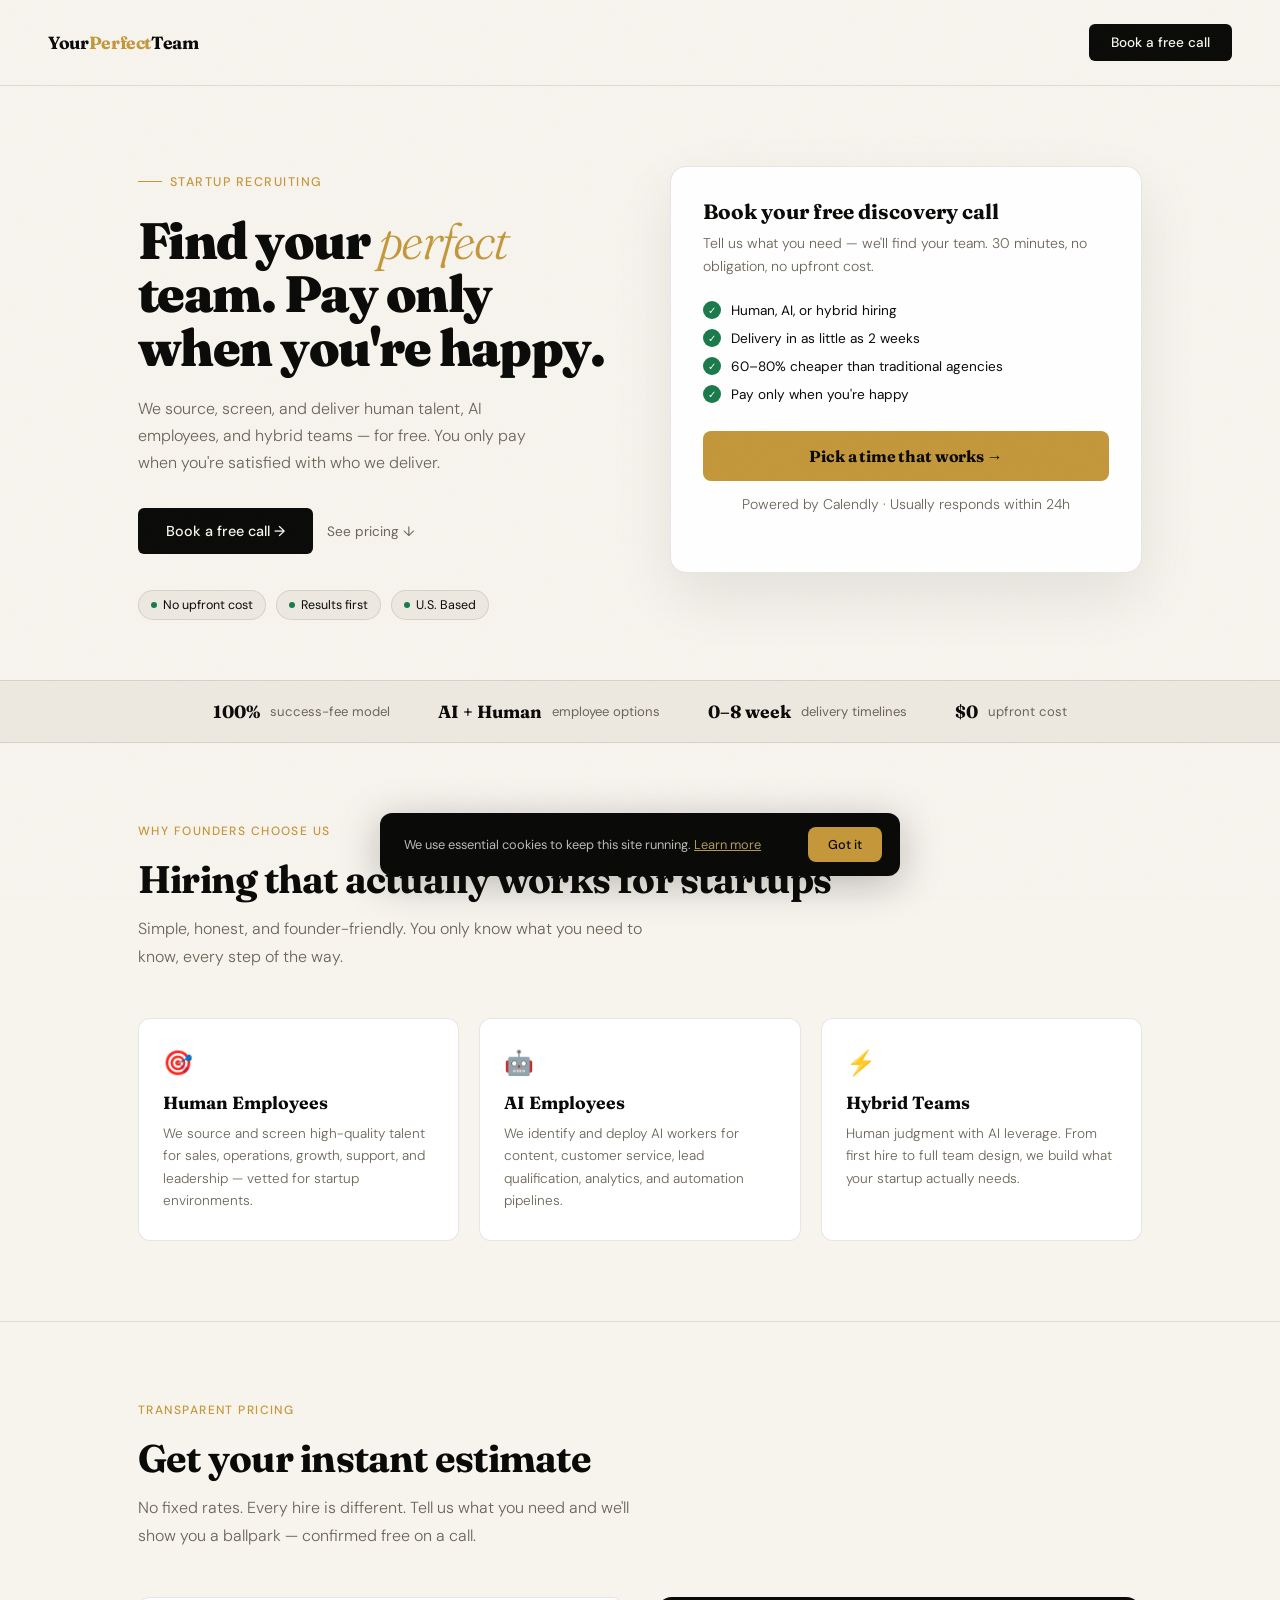
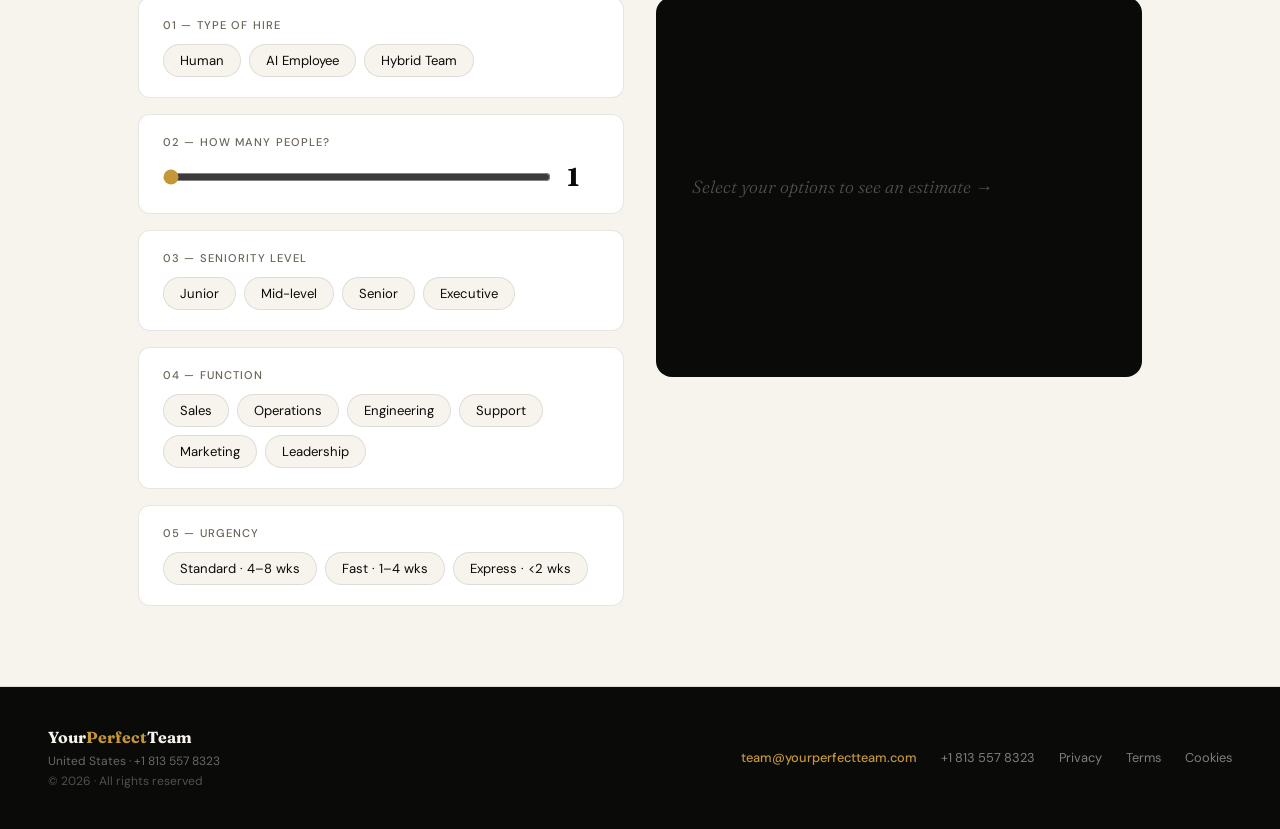
<file: index.html>
<!DOCTYPE html>
<html lang="en">
<head>
  <meta charset="UTF-8" />
  <meta name="viewport" content="width=device-width, initial-scale=1.0" />
  <title>Your Perfect Team</title>
  <link rel="icon" type="image/svg+xml" href="data:image/svg+xml,<svg xmlns='http://www.w3.org/2000/svg' viewBox='0 0 64 64'><rect width='64' height='64' rx='12' fill='%230a0a08'/><text x='50%25' y='54%25' dominant-baseline='middle' text-anchor='middle' font-family='Georgia,serif' font-weight='700' font-size='18' fill='%23c4973a'>YPT</text></svg>" />
  <link rel="preconnect" href="https://fonts.googleapis.com" />
  <link href="https://fonts.googleapis.com/css2?family=Fraunces:ital,opsz,wght@0,9..144,300;0,9..144,700;0,9..144,900;1,9..144,300&family=DM+Sans:wght@300;400;500&display=swap" rel="stylesheet" />
  <link href="https://assets.calendly.com/assets/external/widget.css" rel="stylesheet" />
  <script src="https://assets.calendly.com/assets/external/widget.js"></script>
  <style>
    *, *::before, *::after { box-sizing: border-box; margin: 0; padding: 0; }
    :root {
      --ink: #0a0a08; --paper: #f7f4ee; --cream: #ede9e0;
      --gold: #c4973a; --gold-light: #e8c97a; --muted: #6b6558;
      --border: rgba(10,10,8,0.1); --card: #ffffff; --green: #1a7a4a;
    }
    html { scroll-behavior: smooth; }
    body { font-family: 'DM Sans', sans-serif; background: var(--paper); color: var(--ink); min-height: 100vh; overflow-x: hidden; }
    body::before { content: ''; position: fixed; inset: 0; background-image: url("data:image/svg+xml,%3Csvg xmlns='http://www.w3.org/2000/svg' width='300' height='300'%3E%3Cfilter id='n'%3E%3CfeTurbulence type='fractalNoise' baseFrequency='0.75' numOctaves='4' stitchTiles='stitch'/%3E%3C/filter%3E%3Crect width='300' height='300' filter='url(%23n)' opacity='0.04'/%3E%3C/svg%3E"); pointer-events: none; z-index: 9998; opacity: 0.6; }

    /* NAV */
    nav { display: flex; justify-content: space-between; align-items: center; padding: 24px 48px; border-bottom: 1px solid var(--border); background: var(--paper); position: sticky; top: 0; z-index: 100; }
    .nav-logo { font-family: 'Fraunces', serif; font-size: 1.1rem; font-weight: 700; letter-spacing: -0.02em; color: var(--ink); text-decoration: none; }
    .nav-logo span { color: var(--gold); }
    .nav-cta { background: var(--ink); color: var(--paper); padding: 10px 22px; border-radius: 6px; font-size: 0.85rem; font-weight: 500; text-decoration: none; transition: background 0.2s, transform 0.15s; cursor: pointer; border: none; font-family: 'DM Sans', sans-serif; }
    .nav-cta:hover { background: var(--gold); color: var(--ink); }

    /* HERO */
    .hero { max-width: 1100px; margin: 0 auto; padding: 80px 48px 60px; display: grid; grid-template-columns: 1fr 1fr; gap: 60px; align-items: start; }
    .hero-eyebrow { display: inline-flex; align-items: center; gap: 8px; font-size: 0.78rem; font-weight: 500; text-transform: uppercase; letter-spacing: 0.12em; color: var(--gold); margin-bottom: 24px; }
    .hero-eyebrow::before { content: ''; display: block; width: 24px; height: 1px; background: var(--gold); }
    .hero h1 { font-family: 'Fraunces', serif; font-size: clamp(2.4rem, 4vw, 3.6rem); font-weight: 900; line-height: 1.05; letter-spacing: -0.03em; margin-bottom: 20px; }
    .hero h1 em { font-style: italic; font-weight: 300; color: var(--gold); }
    .hero-sub { font-size: 1rem; color: var(--muted); line-height: 1.7; margin-bottom: 32px; font-weight: 300; max-width: 420px; }
    .hero-actions { display: flex; gap: 14px; align-items: center; margin-bottom: 36px; flex-wrap: wrap; }
    .btn-primary { background: var(--ink); color: var(--paper); padding: 14px 28px; border-radius: 6px; font-size: 0.9rem; font-weight: 500; text-decoration: none; cursor: pointer; border: none; transition: background 0.2s, transform 0.15s; display: inline-block; font-family: 'DM Sans', sans-serif; }
    .btn-primary:hover { background: var(--gold); color: var(--ink); transform: translateY(-2px); }
    .btn-ghost { color: var(--muted); font-size: 0.85rem; cursor: pointer; background: none; border: none; font-family: 'DM Sans', sans-serif; display: flex; align-items: center; gap: 6px; transition: color 0.2s; text-decoration: none; }
    .btn-ghost:hover { color: var(--ink); }
    .trust-row { display: flex; align-items: center; gap: 10px; flex-wrap: wrap; }
    .trust-badge { display: flex; align-items: center; gap: 6px; background: var(--cream); border: 1px solid var(--border); padding: 6px 12px; border-radius: 999px; font-size: 0.78rem; }
    .trust-badge .dot { width: 6px; height: 6px; border-radius: 50%; background: var(--green); flex-shrink: 0; }

    /* BOOKING CARD */
    .booking-card { background: var(--card); border-radius: 16px; border: 1px solid var(--border); padding: 32px; box-shadow: 0 24px 60px rgba(10,10,8,0.08); }
    .booking-card h3 { font-family: 'Fraunces', serif; font-size: 1.3rem; font-weight: 700; margin-bottom: 8px; }
    .booking-card p { font-size: 0.88rem; color: var(--muted); line-height: 1.6; margin-bottom: 24px; font-weight: 300; }
    .booking-features { display: flex; flex-direction: column; gap: 10px; margin-bottom: 28px; }
    .booking-feat { display: flex; align-items: center; gap: 10px; font-size: 0.85rem; color: var(--ink); }
    .booking-feat .check { width: 18px; height: 18px; border-radius: 50%; background: var(--green); color: #fff; display: flex; align-items: center; justify-content: center; font-size: 0.65rem; flex-shrink: 0; }
    .booking-btn { display: block; width: 100%; padding: 15px; background: var(--gold); color: var(--ink); border: none; border-radius: 8px; font-family: 'Fraunces', serif; font-size: 1rem; font-weight: 700; cursor: pointer; text-align: center; transition: background 0.2s, transform 0.15s; letter-spacing: -0.01em; }
    .booking-btn:hover { background: var(--gold-light); transform: translateY(-2px); }
    .booking-note { text-align: center; font-size: 0.75rem; color: var(--muted); margin-top: 12px; }

    /* PROOF BAR */
    .proof-bar { background: var(--cream); border-top: 1px solid var(--border); border-bottom: 1px solid var(--border); padding: 20px 48px; display: flex; align-items: center; justify-content: center; gap: 48px; flex-wrap: wrap; }
    .proof-item { display: flex; align-items: center; gap: 10px; font-size: 0.82rem; color: var(--muted); }
    .proof-item strong { color: var(--ink); font-size: 1.1rem; font-family: 'Fraunces', serif; }

    /* SECTIONS */
    .section { max-width: 1100px; margin: 0 auto; padding: 80px 48px; }
    .section-label { font-size: 0.75rem; text-transform: uppercase; letter-spacing: 0.12em; color: var(--gold); font-weight: 500; margin-bottom: 16px; }
    .section-title { font-family: 'Fraunces', serif; font-size: clamp(1.8rem, 3vw, 2.4rem); font-weight: 700; letter-spacing: -0.02em; margin-bottom: 12px; }
    .section-sub { font-size: 1rem; color: var(--muted); line-height: 1.7; max-width: 520px; font-weight: 300; margin-bottom: 48px; }

    /* WHY GRID */
    .why-grid { display: grid; grid-template-columns: repeat(3, 1fr); gap: 20px; }
    .why-card { background: var(--card); border: 1px solid var(--border); border-radius: 12px; padding: 28px 24px; transition: transform 0.2s, box-shadow 0.2s; }
    .why-card:hover { transform: translateY(-4px); box-shadow: 0 12px 32px rgba(10,10,8,0.08); }
    .why-icon { font-size: 1.5rem; margin-bottom: 14px; }
    .why-card h3 { font-family: 'Fraunces', serif; font-size: 1.1rem; font-weight: 700; margin-bottom: 10px; }
    .why-card p { font-size: 0.85rem; color: var(--muted); line-height: 1.65; font-weight: 300; }

    /* PRICING CALCULATOR */
    .calc-wrap { display: grid; grid-template-columns: 1fr 1fr; gap: 32px; align-items: start; }
    .calc-steps { display: flex; flex-direction: column; gap: 16px; }
    .calc-step { background: var(--card); border: 1px solid var(--border); border-radius: 12px; padding: 20px 24px; }
    .step-num { font-size: 0.7rem; text-transform: uppercase; letter-spacing: 0.1em; color: var(--muted); margin-bottom: 12px; font-weight: 500; }
    .pill-row { display: flex; gap: 8px; flex-wrap: wrap; }
    .p-pill { padding: 7px 16px; border-radius: 999px; border: 1px solid var(--border); background: var(--paper); font-size: 0.82rem; cursor: pointer; color: var(--ink); font-family: 'DM Sans', sans-serif; font-weight: 400; transition: all 0.15s; }
    .p-pill:hover { border-color: var(--gold); color: var(--gold); }
    .p-pill.active { background: var(--ink); color: var(--paper); border-color: var(--ink); }
    .slider-row { display: flex; align-items: center; gap: 16px; }
    .slider-row input[type=range] { flex: 1; accent-color: var(--gold); }
    .slider-num { font-family: 'Fraunces', serif; font-size: 1.6rem; font-weight: 700; min-width: 32px; }
    .result-panel { background: var(--ink); color: var(--paper); border-radius: 16px; padding: 36px; position: sticky; top: 100px; min-height: 380px; display: flex; flex-direction: column; }
    .rp-label { font-size: 0.72rem; text-transform: uppercase; letter-spacing: 0.1em; color: rgba(247,244,238,0.5); margin-bottom: 8px; }
    .rp-price { font-family: 'Fraunces', serif; font-size: 2.6rem; font-weight: 900; letter-spacing: -0.03em; line-height: 1; margin-bottom: 4px; }
    .rp-sub { font-size: 0.8rem; color: rgba(247,244,238,0.45); margin-bottom: 28px; }
    .rp-empty { font-family: 'Fraunces', serif; font-size: 1.1rem; font-weight: 300; font-style: italic; color: rgba(247,244,238,0.3); flex: 1; display: flex; align-items: center; }
    .rp-meta { display: grid; grid-template-columns: 1fr 1fr; gap: 16px; margin-bottom: 24px; border-top: 1px solid rgba(247,244,238,0.1); padding-top: 20px; }
    .rmi-label { font-size: 0.68rem; text-transform: uppercase; letter-spacing: 0.08em; color: rgba(247,244,238,0.4); margin-bottom: 4px; }
    .rmi-val { font-size: 1rem; font-weight: 500; }
    .rp-note { font-size: 0.75rem; color: rgba(247,244,238,0.35); margin-bottom: 20px; line-height: 1.6; }
    .rp-btn { display: block; width: 100%; padding: 14px; background: var(--gold); color: var(--ink); border: none; border-radius: 8px; font-family: 'DM Sans', sans-serif; font-size: 0.9rem; font-weight: 500; cursor: pointer; text-align: center; text-decoration: none; transition: background 0.2s, transform 0.15s; }
    .rp-btn:hover { background: var(--gold-light); transform: translateY(-1px); }

    /* FOOTER */
    footer { background: var(--ink); color: var(--paper); padding: 40px 48px; display: flex; justify-content: space-between; align-items: center; flex-wrap: wrap; gap: 20px; }
    .footer-logo { font-family: 'Fraunces', serif; font-size: 1rem; font-weight: 700; }
    .footer-logo span { color: var(--gold); }
    .footer-links { display: flex; gap: 24px; align-items: center; flex-wrap: wrap; }
    .footer-links a { color: rgba(247,244,238,0.5); font-size: 0.8rem; text-decoration: none; transition: color 0.2s; }
    .footer-links a:hover { color: var(--gold); }
    .footer-email { color: var(--gold) !important; font-weight: 500; }
    .divider { border: none; border-top: 1px solid var(--border); margin: 0; }

    /* MODAL */
    .modal-overlay { display: none; position: fixed; inset: 0; background: rgba(10,10,8,0.6); backdrop-filter: blur(8px); z-index: 1000; align-items: center; justify-content: center; padding: 24px; }
    .modal-overlay.open { display: flex; }
    .modal { background: var(--card); border-radius: 20px; border: 1px solid var(--border); padding: 44px 40px 36px; max-width: 600px; width: 100%; max-height: 80vh; overflow-y: auto; position: relative; box-shadow: 0 40px 80px rgba(10,10,8,0.2); animation: modal-in 0.25s ease; }
    @keyframes modal-in { from { opacity: 0; transform: translateY(16px) scale(0.97); } to { opacity: 1; transform: none; } }
    .modal h2 { font-family: 'Fraunces', serif; font-size: 1.4rem; font-weight: 700; margin-bottom: 20px; }
    .modal p, .modal li { font-size: 0.88rem; color: var(--muted); line-height: 1.8; margin-bottom: 10px; font-weight: 300; }
    .modal ul { padding-left: 20px; }
    .modal strong { color: var(--ink); font-weight: 500; }
    .modal a { color: var(--gold); }
    .modal-close { position: absolute; top: 16px; right: 16px; background: var(--paper); border: 1px solid var(--border); border-radius: 999px; width: 32px; height: 32px; font-size: 0.85rem; cursor: pointer; color: var(--muted); display: flex; align-items: center; justify-content: center; }
    .modal-close:hover { background: var(--cream); }

    /* COOKIE */
    #cookie-banner { position: fixed; bottom: 24px; left: 50%; transform: translateX(-50%); background: var(--ink); color: var(--paper); padding: 14px 18px 14px 24px; border-radius: 12px; display: flex; align-items: center; gap: 16px; z-index: 9999; font-size: 0.8rem; box-shadow: 0 8px 40px rgba(10,10,8,0.25); max-width: 520px; width: calc(100% - 48px); }
    #cookie-banner p { line-height: 1.5; opacity: 0.75; flex: 1; }
    #cookie-banner a { color: var(--gold-light); cursor: pointer; }
    #cookie-accept { background: var(--gold); color: var(--ink); border: none; padding: 9px 20px; border-radius: 8px; font-size: 0.8rem; font-weight: 500; cursor: pointer; white-space: nowrap; font-family: 'DM Sans', sans-serif; }

    .fade-up { opacity: 0; transform: translateY(20px); transition: opacity 0.6s ease, transform 0.6s ease; }
    .fade-up.visible { opacity: 1; transform: none; }

    @media (max-width: 768px) {
      nav { padding: 18px 24px; }
      .hero { grid-template-columns: 1fr; gap: 40px; padding: 48px 24px 40px; }
      .calc-wrap { grid-template-columns: 1fr; }
      .why-grid { grid-template-columns: 1fr; }
      .section { padding: 60px 24px; }
      .proof-bar { gap: 24px; padding: 20px 24px; }
      footer { flex-direction: column; align-items: flex-start; padding: 32px 24px; }
      .result-panel { position: static; }
    }
  </style>
</head>
<body>

  <nav>
    <a class="nav-logo" href="/">Your<span>Perfect</span>Team</a>
    <button class="nav-cta" onclick="openCalendly()">Book a free call</button>
  </nav>

  <section class="hero">
    <div class="hero-left">
      <div class="hero-eyebrow">Startup Recruiting</div>
      <h1>Find your <em>perfect</em> team. Pay only when you're happy.</h1>
      <p class="hero-sub">We source, screen, and deliver human talent, AI employees, and hybrid teams — for free. You only pay when you're satisfied with who we deliver.</p>
      <div class="hero-actions">
        <button class="btn-primary" onclick="openCalendly()">Book a free call →</button>
        <button class="btn-ghost" onclick="document.getElementById('pricing').scrollIntoView({behavior:'smooth'})">See pricing ↓</button>
      </div>
      <div class="trust-row">
        <div class="trust-badge"><span class="dot"></span> No upfront cost</div>
        <div class="trust-badge"><span class="dot"></span> Results first</div>
        <div class="trust-badge"><span class="dot"></span> U.S. Based</div>
      </div>
    </div>
    <div class="hero-right">
      <div class="booking-card">
        <h3>Book your free discovery call</h3>
        <p>Tell us what you need — we'll find your team. 30 minutes, no obligation, no upfront cost.</p>
        <div class="booking-features">
          <div class="booking-feat"><span class="check">✓</span> Human, AI, or hybrid hiring</div>
          <div class="booking-feat"><span class="check">✓</span> Delivery in as little as 2 weeks</div>
          <div class="booking-feat"><span class="check">✓</span> 60–80% cheaper than traditional agencies</div>
          <div class="booking-feat"><span class="check">✓</span> Pay only when you're happy</div>
        </div>
        <button class="booking-btn" onclick="openCalendly()">Pick a time that works →</button>
        <p class="booking-note">Powered by Calendly · Usually responds within 24h</p>
      </div>
    </div>
  </section>

  <div class="proof-bar">
    <div class="proof-item"><strong>100%</strong> success-fee model</div>
    <div class="proof-item"><strong>AI + Human</strong> employee options</div>
    <div class="proof-item"><strong>0–8 week</strong> delivery timelines</div>
    <div class="proof-item"><strong>$0</strong> upfront cost</div>
  </div>

  <section class="section fade-up">
    <div class="section-label">Why founders choose us</div>
    <h2 class="section-title">Hiring that actually works for startups</h2>
    <p class="section-sub">Simple, honest, and founder-friendly. You only know what you need to know, every step of the way.</p>
    <div class="why-grid">
      <div class="why-card">
        <div class="why-icon">🎯</div>
        <h3>Human Employees</h3>
        <p>We source and screen high-quality talent for sales, operations, growth, support, and leadership — vetted for startup environments.</p>
      </div>
      <div class="why-card">
        <div class="why-icon">🤖</div>
        <h3>AI Employees</h3>
        <p>We identify and deploy AI workers for content, customer service, lead qualification, analytics, and automation pipelines.</p>
      </div>
      <div class="why-card">
        <div class="why-icon">⚡</div>
        <h3>Hybrid Teams</h3>
        <p>Human judgment with AI leverage. From first hire to full team design, we build what your startup actually needs.</p>
      </div>
    </div>
  </section>

  <hr class="divider" />

  <section class="section fade-up" id="pricing">
    <div class="section-label">Transparent pricing</div>
    <h2 class="section-title">Get your instant estimate</h2>
    <p class="section-sub">No fixed rates. Every hire is different. Tell us what you need and we'll show you a ballpark — confirmed free on a call.</p>
    <div class="calc-wrap">
      <div class="calc-steps">
        <div class="calc-step">
          <p class="step-num">01 — Type of hire</p>
          <div class="pill-row">
            <button class="p-pill" onclick="pSelect('type','human',this)">Human</button>
            <button class="p-pill" onclick="pSelect('type','ai',this)">AI Employee</button>
            <button class="p-pill" onclick="pSelect('type','hybrid',this)">Hybrid Team</button>
          </div>
        </div>
        <div class="calc-step">
          <p class="step-num">02 — How many people?</p>
          <div class="slider-row">
            <input type="range" min="1" max="20" value="1" step="1" oninput="pUpdate()" id="p-headcount" />
            <span class="slider-num" id="hc-big">1</span>
          </div>
        </div>
        <div class="calc-step">
          <p class="step-num">03 — Seniority level</p>
          <div class="pill-row">
            <button class="p-pill" onclick="pSelect('level','junior',this)">Junior</button>
            <button class="p-pill" onclick="pSelect('level','mid',this)">Mid-level</button>
            <button class="p-pill" onclick="pSelect('level','senior',this)">Senior</button>
            <button class="p-pill" onclick="pSelect('level','exec',this)">Executive</button>
          </div>
        </div>
        <div class="calc-step">
          <p class="step-num">04 — Function</p>
          <div class="pill-row">
            <button class="p-pill" onclick="pSelect('func','sales',this)">Sales</button>
            <button class="p-pill" onclick="pSelect('func','ops',this)">Operations</button>
            <button class="p-pill" onclick="pSelect('func','eng',this)">Engineering</button>
            <button class="p-pill" onclick="pSelect('func','support',this)">Support</button>
            <button class="p-pill" onclick="pSelect('func','marketing',this)">Marketing</button>
            <button class="p-pill" onclick="pSelect('func','leadership',this)">Leadership</button>
          </div>
        </div>
        <div class="calc-step">
          <p class="step-num">05 — Urgency</p>
          <div class="pill-row">
            <button class="p-pill" onclick="pSelect('urgency','relaxed',this)">Standard · 4–8 wks</button>
            <button class="p-pill" onclick="pSelect('urgency','normal',this)">Fast · 1–4 wks</button>
            <button class="p-pill" onclick="pSelect('urgency','urgent',this)">Express · &lt;2 wks</button>
          </div>
        </div>
      </div>

      <div class="result-panel">
        <div id="rp-empty" class="rp-empty">Select your options to see an estimate →</div>
        <div id="rp-content" style="display:none; flex-direction:column; flex:1; justify-content:space-between;">
          <div>
            <p class="rp-label">Estimated fee per hire</p>
            <p class="rp-price" id="rp-price">—</p>
            <p class="rp-sub">success fee · paid only on approval</p>
            <div class="rp-meta">
              <div><p class="rmi-label">Timeline</p><p class="rmi-val" id="rp-timeline">—</p></div>
              <div><p class="rmi-label">Total hires</p><p class="rmi-val" id="rp-total">—</p></div>
            </div>
          </div>
          <div>
            <p class="rp-note">Ballpark estimate only. Final pricing confirmed on your free discovery call — no obligation.</p>
            <button class="rp-btn" onclick="openCalendly()">Confirm my exact quote — it's free →</button>
          </div>
        </div>
      </div>
    </div>
  </section>

  <hr class="divider" />

  <footer>
    <div>
      <div class="footer-logo">Your<span>Perfect</span>Team</div>
      <div style="margin-top:6px; font-size:0.75rem; color:rgba(247,244,238,0.4)">United States · +1 813 557 8323</div>
      <div style="margin-top:4px; font-size:0.75rem; color:rgba(247,244,238,0.3)">&copy; 2026 · All rights reserved</div>
    </div>
    <div class="footer-links">
      <a href="mailto:team@yourperfectteam.com" class="footer-email">team@yourperfectteam.com</a>
      <a href="tel:+18135578323" style="color:rgba(247,244,238,0.5); font-size:0.8rem; text-decoration:none;">+1 813 557 8323</a>
      <a href="#" onclick="openModal('privacy');return false;">Privacy</a>
      <a href="#" onclick="openModal('terms');return false;">Terms</a>
      <a href="#" onclick="openModal('cookies');return false;">Cookies</a>
    </div>
  </footer>

  <div class="modal-overlay" id="modal-privacy">
    <div class="modal">
      <button class="modal-close" onclick="closeModal('privacy')">✕</button>
      <h2>Privacy Policy</h2>
      <p><strong>Last updated: May 2026</strong></p>
      <p>Your Perfect Team respects your privacy. When you book a call via Calendly, they collect your name and email. We do not store personal data on our own servers.</p>
      <p>We use your information only to respond to your hiring inquiry and never share it with third parties for marketing.</p>
      <p>Request deletion anytime: <a href="mailto:team@yourperfectteam.com">team@yourperfectteam.com</a></p>
    </div>
  </div>

  <div class="modal-overlay" id="modal-terms">
    <div class="modal">
      <button class="modal-close" onclick="closeModal('terms')">✕</button>
      <h2>Terms of Service</h2>
      <p><strong>Last updated: May 2026</strong></p>
      <ul>
        <li>We provide recruitment advisory services for startups.</li>
        <li>You only pay if satisfied with the candidates we deliver.</li>
        <li>We do not guarantee specific hiring outcomes or timelines.</li>
        <li>All information on this site is for general informational purposes only.</li>
        <li>We reserve the right to update these terms at any time.</li>
        <li>This site is operated from the United States. Delaware law applies.</li>
      </ul>
      <p>Questions? <a href="mailto:team@yourperfectteam.com">team@yourperfectteam.com</a></p>
    </div>
  </div>

  <div class="modal-overlay" id="modal-cookies">
    <div class="modal">
      <button class="modal-close" onclick="closeModal('cookies')">✕</button>
      <h2>Cookie Policy</h2>
      <p><strong>What is a cookie?</strong> A tiny text file saved on your device when you visit. It remembers things like whether you've accepted this notice.</p>
      <p>This site uses minimal cookies. Vercel and Calendly may set technical cookies to keep things working.</p>
      <ul>
        <li><strong>Essential:</strong> Required for the site to work.</li>
        <li><strong>Analytics:</strong> Help us understand traffic. No personal data stored.</li>
      </ul>
      <p>We do <strong>not</strong> use advertising or tracking cookies.</p>
    </div>
  </div>

  <div id="cookie-banner">
    <p>We use essential cookies to keep this site running. <a href="#" onclick="openModal('cookies');return false;">Learn more</a></p>
    <button id="cookie-accept" onclick="document.getElementById('cookie-banner').style.display='none';localStorage.setItem('cookie-ok','1')">Got it</button>
  </div>

  <script>
    function openCalendly() {
      if (typeof Calendly !== 'undefined') {
        Calendly.initPopupWidget({ url: 'https://calendly.com/rodion-zhukovskyi/find-your-ai-employee' });
      } else {
        window.open('https://calendly.com/rodion-zhukovskyi/find-your-ai-employee', '_blank');
      }
    }

    const pState = { type: null, level: null, func: null, urgency: null };
    const pBase = { human: [0.5,1.5], ai: [0.3,0.8], hybrid: [0.8,2] };
    const pLevel = { junior: 0.7, mid: 1.0, senior: 1.4, exec: 1.8 };
    const pFunc = { sales: 1.1, ops: 1.0, eng: 1.15, support: 0.85, marketing: 1.0, leadership: 1.5 };
    const pUrgency = { relaxed: 0.9, normal: 1.0, urgent: 1.2 };
    const pTimeline = { relaxed: '4–8 weeks', normal: '1–4 weeks', urgent: 'Under 2 weeks' };

    function pSelect(key, val, el) {
      pState[key] = val;
      el.closest('.pill-row').querySelectorAll('.p-pill').forEach(b => b.classList.remove('active'));
      el.classList.add('active');
      pUpdate();
    }

    function pUpdate() {
      const hc = parseInt(document.getElementById('p-headcount').value);
      document.getElementById('hc-big').textContent = hc;
      if (!pState.type || !pState.level || !pState.func || !pState.urgency) return;
      const base = pBase[pState.type];
      const low = Math.round(base[0] * pLevel[pState.level] * pFunc[pState.func] * pUrgency[pState.urgency] * 10) / 10;
      const high = Math.round(base[1] * pLevel[pState.level] * pFunc[pState.func] * pUrgency[pState.urgency] * 10) / 10;
      document.getElementById('rp-price').textContent = '$' + low.toFixed(1) + 'k – $' + high.toFixed(1) + 'k';
      document.getElementById('rp-timeline').textContent = pTimeline[pState.urgency];
      document.getElementById('rp-total').textContent = hc + (hc === 1 ? ' person' : ' people');
      document.getElementById('rp-empty').style.display = 'none';
      document.getElementById('rp-content').style.display = 'flex';
    }

    function openModal(name) { document.getElementById('modal-' + name).classList.add('open'); document.body.style.overflow = 'hidden'; }
    function closeModal(name) { document.getElementById('modal-' + name).classList.remove('open'); document.body.style.overflow = ''; }
    document.querySelectorAll('.modal-overlay').forEach(el => {
      el.addEventListener('click', function(e) { if (e.target === this) { this.classList.remove('open'); document.body.style.overflow = ''; } });
    });

    if (localStorage.getItem('cookie-ok')) document.getElementById('cookie-banner').style.display = 'none';

    const obs = new IntersectionObserver(entries => {
      entries.forEach(e => { if (e.isIntersecting) { e.target.classList.add('visible'); obs.unobserve(e.target); } });
    }, { threshold: 0.1 });
    document.querySelectorAll('.fade-up').forEach(el => obs.observe(el));
  </script>
</body>
</html>
</file>
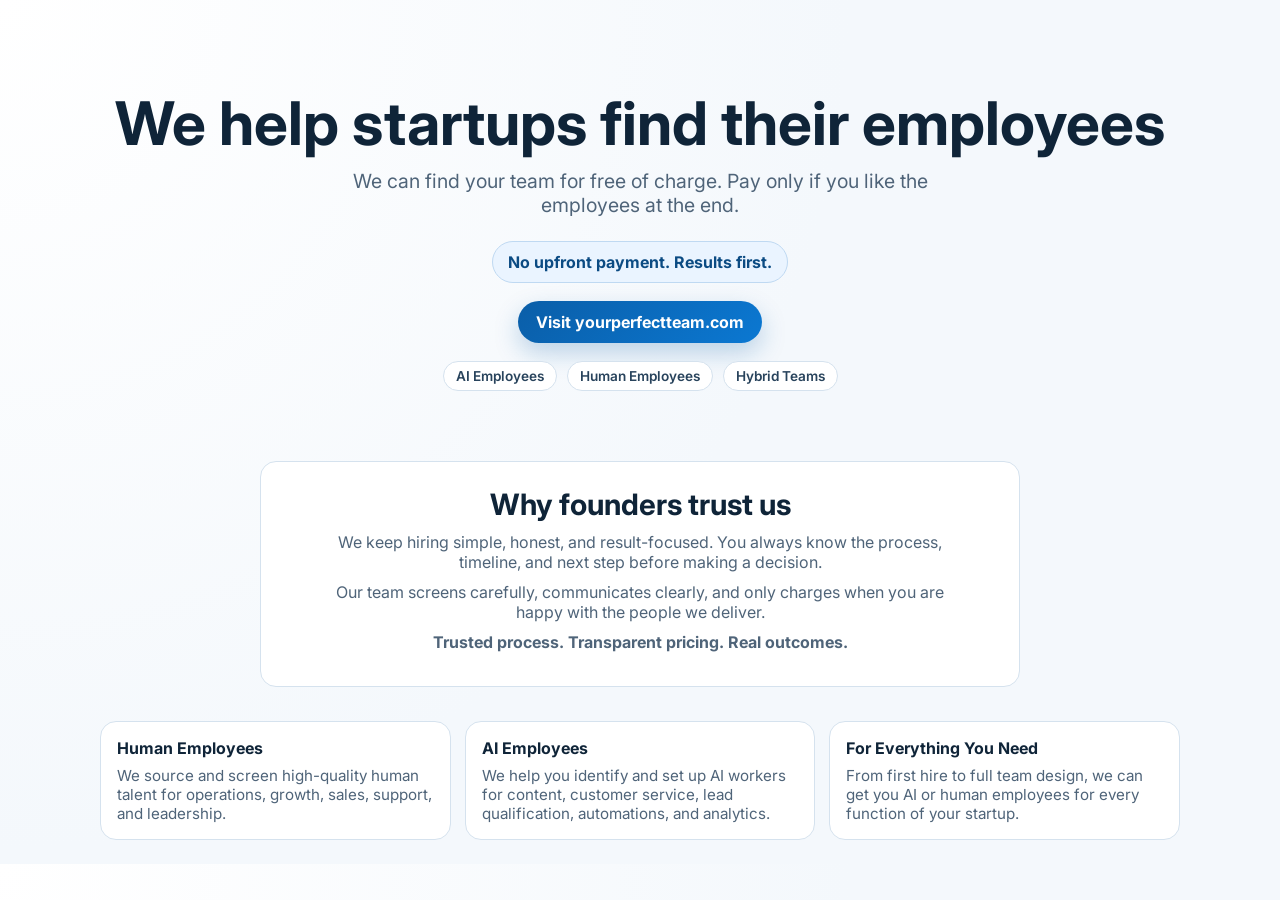
<file: rodion and dash consulting/index.html>
<!doctype html>
<html lang="en">
  <head>
    <meta charset="UTF-8" />
    <meta name="viewport" content="width=device-width, initial-scale=1.0" />
    <link rel="canonical" href="https://yourperfectteam.com" />
    <meta property="og:url" content="https://yourperfectteam.com" />
    <title>Find Your Team</title>
    <link rel="preconnect" href="https://fonts.googleapis.com" />
    <link rel="preconnect" href="https://fonts.gstatic.com" crossorigin />
    <link
      href="https://fonts.googleapis.com/css2?family=Inter:wght@400;500;600;700;800&display=swap"
      rel="stylesheet"
    />
    <style>
      :root {
        --ink: #0f2438;
        --muted: #4f6479;
        --bg: #f4f8fc;
        --line: #d5e2ee;
        --primary: #0a5ea8;
      }

      * {
        box-sizing: border-box;
      }

      body {
        margin: 0;
        font-family: "Inter", Arial, sans-serif;
        background: radial-gradient(circle at 0 0, #ffffff, var(--bg) 55%);
        color: var(--ink);
      }

      .container {
        width: min(1080px, 92vw);
        margin: 0 auto;
      }

      .hero {
        text-align: center;
        padding: 92px 0 62px;
      }

      h1 {
        margin: 0 0 14px;
        font-size: clamp(2rem, 4.7vw, 3.8rem);
        line-height: 1.05;
        text-align: center;
      }

      .subhead {
        margin: 0 auto;
        max-width: 56ch;
        color: var(--muted);
        font-size: clamp(1rem, 1.7vw, 1.22rem);
      }

      .highlight {
        margin: 24px auto 0;
        display: inline-block;
        padding: 10px 15px;
        border: 1px solid #bfd9f2;
        border-radius: 999px;
        color: #0b4b83;
        background: #eaf4ff;
        font-weight: 700;
      }

      .cta {
        margin-top: 18px;
      }

      .logo-row {
        margin-top: 18px;
        display: flex;
        justify-content: center;
        gap: 10px;
        flex-wrap: wrap;
      }

      .logo-pill {
        border: 1px solid var(--line);
        background: #ffffff;
        color: #28435c;
        border-radius: 999px;
        padding: 6px 12px;
        font-size: 0.85rem;
        font-weight: 600;
      }

      .book-link {
        display: inline-block;
        text-decoration: none;
        font-weight: 700;
        color: #ffffff;
        background: linear-gradient(135deg, #0a5ea8, #0b78d2);
        padding: 11px 18px;
        border-radius: 999px;
        box-shadow: 0 10px 24px rgba(10, 94, 168, 0.25);
      }

      .services {
        padding: 0 0 24px;
      }

      .trust {
        padding: 8px 0 34px;
      }

      .trust-card {
        max-width: 760px;
        margin: 0 auto;
        text-align: center;
        background: #ffffff;
        border: 1px solid var(--line);
        border-radius: 16px;
        padding: 24px 22px;
      }

      .trust-card h2 {
        margin: 0 0 10px;
        font-size: clamp(1.3rem, 2.3vw, 1.9rem);
      }

      .trust-card p {
        margin: 0 auto 10px;
        max-width: 62ch;
        color: var(--muted);
      }

      .trust-note {
        margin: 8px 0 0;
        font-weight: 700;
        color: #0b4b83;
      }

      .services-grid {
        display: grid;
        grid-template-columns: repeat(3, minmax(0, 1fr));
        gap: 14px;
      }

      .service-card {
        background: #ffffff;
        border: 1px solid var(--line);
        border-radius: 16px;
        padding: 16px;
      }

      .service-card h3 {
        margin: 0 0 8px;
        font-size: 1rem;
      }

      .service-card p {
        margin: 0;
        color: var(--muted);
        font-size: 0.95rem;
      }

      @media (max-width: 860px) {
        .hero {
          padding-top: 66px;
        }

        .services-grid {
          grid-template-columns: 1fr;
        }
      }
    </style>
  </head>
  <body>
    <main>
      <section class="hero">
        <div class="container">
          <h1>We help startups find their employees</h1>
          <p class="subhead">
            We can find your team for free of charge. Pay only if you like the
            employees at the end.
          </p>
          <p class="highlight">No upfront payment. Results first.</p>
          <p class="cta">
            <a
              class="book-link"
              href="https://yourperfectteam.com"
              target="_blank"
              rel="noopener noreferrer"
              >Visit yourperfectteam.com</a
            >
          </p>
          <div class="logo-row" aria-label="Service logos">
            <span class="logo-pill">AI Employees</span>
            <span class="logo-pill">Human Employees</span>
            <span class="logo-pill">Hybrid Teams</span>
          </div>
        </div>
      </section>

      <section class="trust">
        <div class="container">
          <div class="trust-card">
            <h2>Why founders trust us</h2>
            <p>
              We keep hiring simple, honest, and result-focused. You always
              know the process, timeline, and next step before making a
              decision.
            </p>
            <p>
              Our team screens carefully, communicates clearly, and only
              charges when you are happy with the people we deliver.
            </p>
            <p class="trust-note">Trusted process. Transparent pricing. Real outcomes.</p>
          </div>
        </div>
      </section>

      <section class="services">
        <div class="container">
          <div class="services-grid">
            <article class="service-card">
              <h3>Human Employees</h3>
              <p>
                We source and screen high-quality human talent for operations,
                growth, sales, support, and leadership.
              </p>
            </article>
            <article class="service-card">
              <h3>AI Employees</h3>
              <p>
                We help you identify and set up AI workers for content, customer
                service, lead qualification, automations, and analytics.
              </p>
            </article>
            <article class="service-card">
              <h3>For Everything You Need</h3>
              <p>
                From first hire to full team design, we can get you AI or human
                employees for every function of your startup.
              </p>
            </article>
          </div>
        </div>
      </section>

    </main>
  </body>
</html>
</file>
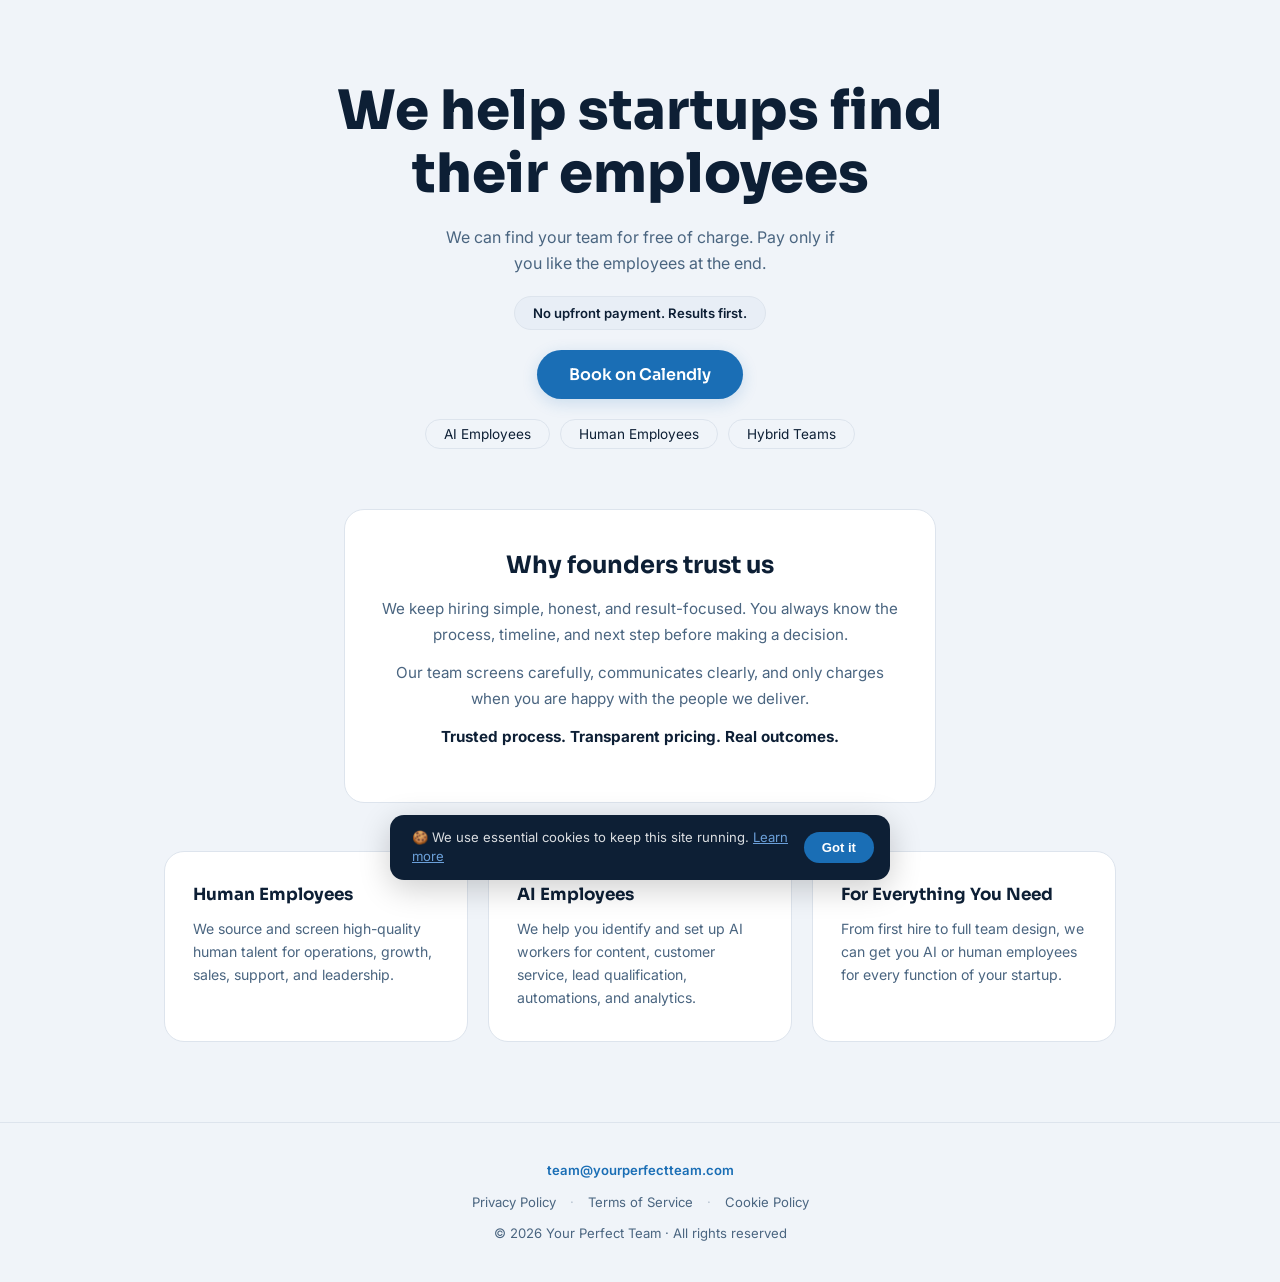
<file: index (1).html>
<!DOCTYPE html>
<html lang="en">
<head>
  <meta charset="UTF-8" />
  <meta name="viewport" content="width=device-width, initial-scale=1.0" />
  <title>Your Perfect Team – We help startups find their employees</title>
  <link href="https://fonts.googleapis.com/css2?family=Sora:wght@400;600;700;800&family=Inter:wght@400;500&display=swap" rel="stylesheet" />
  <style>
    *, *::before, *::after { box-sizing: border-box; margin: 0; padding: 0; }

    :root {
      --bg: #f0f4f9;
      --dark: #0d1f35;
      --mid: #4a6580;
      --blue: #1a6eb5;
      --blue-dark: #155fa0;
      --card-bg: #ffffff;
      --border: #dde4ed;
    }

    body {
      font-family: 'Inter', sans-serif;
      background: var(--bg);
      color: var(--dark);
      min-height: 100vh;
    }

    .hero {
      display: flex;
      flex-direction: column;
      align-items: center;
      text-align: center;
      padding: 80px 24px 60px;
      gap: 20px;
    }

    .hero h1 {
      font-family: 'Sora', sans-serif;
      font-size: clamp(2.2rem, 5vw, 3.4rem);
      font-weight: 800;
      color: var(--dark);
      max-width: 700px;
      line-height: 1.15;
    }

    .hero p {
      font-size: 1rem;
      color: var(--mid);
      max-width: 420px;
      line-height: 1.6;
    }

    .badge {
      display: inline-block;
      background: #e8eef6;
      border: 1.5px solid var(--border);
      color: var(--dark);
      font-size: 0.82rem;
      font-weight: 600;
      padding: 8px 18px;
      border-radius: 999px;
    }

    .cta-btn {
      display: inline-block;
      background: var(--blue);
      color: #fff;
      font-family: 'Sora', sans-serif;
      font-size: 1rem;
      font-weight: 600;
      padding: 14px 32px;
      border-radius: 999px;
      text-decoration: none;
      transition: background 0.2s, transform 0.15s;
      box-shadow: 0 4px 16px rgba(26,110,181,0.18);
    }
    .cta-btn:hover { background: var(--blue-dark); transform: translateY(-2px); }

    .tags { display: flex; gap: 10px; flex-wrap: wrap; justify-content: center; }
    .tag {
      border: 1.5px solid var(--border);
      border-radius: 999px;
      padding: 6px 18px;
      font-size: 0.85rem;
      color: var(--dark);
      background: transparent;
    }

    .why { max-width: 640px; margin: 0 auto 48px; padding: 0 24px; }
    .why-card {
      background: var(--card-bg);
      border-radius: 20px;
      border: 1.5px solid var(--border);
      padding: 40px 36px;
      text-align: center;
    }
    .why-card h2 {
      font-family: 'Sora', sans-serif;
      font-size: 1.5rem;
      font-weight: 700;
      margin-bottom: 16px;
    }
    .why-card p { font-size: 0.95rem; color: var(--mid); line-height: 1.7; margin-bottom: 12px; }
    .why-card .tagline { font-weight: 700; color: var(--dark); font-size: 0.95rem; }

    .features {
      display: grid;
      grid-template-columns: repeat(auto-fit, minmax(240px, 1fr));
      gap: 20px;
      max-width: 1000px;
      margin: 0 auto 80px;
      padding: 0 24px;
    }
    .feature-card {
      background: var(--card-bg);
      border: 1.5px solid var(--border);
      border-radius: 20px;
      padding: 32px 28px;
    }
    .feature-card h3 {
      font-family: 'Sora', sans-serif;
      font-size: 1.05rem;
      font-weight: 700;
      margin-bottom: 12px;
    }
    .feature-card p { font-size: 0.88rem; color: var(--mid); line-height: 1.65; }

    /* FOOTER */
    footer {
      text-align: center;
      padding: 32px 24px;
      font-size: 0.82rem;
      color: var(--mid);
      border-top: 1px solid var(--border);
      line-height: 2.4;
    }
    footer a { color: var(--mid); text-decoration: none; margin: 0 8px; transition: color 0.2s; }
    footer a:hover { color: var(--blue); }
    .footer-email { color: var(--blue) !important; font-weight: 600; }
    .sep { opacity: 0.35; margin: 0 2px; }

    /* MODAL */
    .modal-overlay {
      display: none;
      position: fixed;
      inset: 0;
      background: rgba(13,31,53,0.5);
      backdrop-filter: blur(6px);
      z-index: 1000;
      align-items: center;
      justify-content: center;
      padding: 24px;
    }
    .modal-overlay.open { display: flex; }
    .modal {
      background: var(--card-bg);
      border-radius: 24px;
      border: 1.5px solid var(--border);
      padding: 44px 40px 36px;
      max-width: 600px;
      width: 100%;
      max-height: 80vh;
      overflow-y: auto;
      position: relative;
      box-shadow: 0 32px 80px rgba(0,0,0,0.15);
      animation: modal-in 0.2s ease;
    }
    @keyframes modal-in {
      from { opacity: 0; transform: translateY(12px) scale(0.98); }
      to   { opacity: 1; transform: translateY(0) scale(1); }
    }
    .modal h2 {
      font-family: 'Sora', sans-serif;
      font-size: 1.25rem;
      font-weight: 700;
      margin-bottom: 20px;
    }
    .modal p, .modal li { font-size: 0.9rem; color: var(--mid); line-height: 1.8; margin-bottom: 10px; }
    .modal ul { padding-left: 20px; }
    .modal strong { color: var(--dark); }
    .modal a { color: var(--blue); }
    .modal-close {
      position: absolute;
      top: 16px; right: 16px;
      background: var(--bg);
      border: 1.5px solid var(--border);
      border-radius: 999px;
      width: 30px; height: 30px;
      font-size: 0.85rem;
      cursor: pointer;
      color: var(--mid);
      display: flex; align-items: center; justify-content: center;
      transition: background 0.15s;
    }
    .modal-close:hover { background: var(--border); }

    /* COOKIE BANNER */
    #cookie-banner {
      position: fixed;
      bottom: 20px; left: 50%; transform: translateX(-50%);
      background: var(--dark);
      color: #fff;
      padding: 13px 16px 13px 22px;
      border-radius: 14px;
      display: flex;
      align-items: center;
      gap: 14px;
      z-index: 9999;
      font-size: 0.82rem;
      box-shadow: 0 8px 32px rgba(0,0,0,0.2);
      max-width: 500px;
      width: calc(100% - 48px);
    }
    #cookie-banner p { line-height: 1.5; opacity: 0.85; flex: 1; }
    #cookie-banner a { color: #7db8f7; cursor: pointer; }
    #cookie-accept {
      background: var(--blue);
      color: #fff;
      border: none;
      padding: 8px 18px;
      border-radius: 999px;
      font-size: 0.82rem;
      font-weight: 600;
      cursor: pointer;
      white-space: nowrap;
    }
    #cookie-accept:hover { background: var(--blue-dark); }
  </style>
</head>
<body>

  <section class="hero">
    <h1>We help startups find their employees</h1>
    <p>We can find your team for free of charge. Pay only if you like the employees at the end.</p>
    <span class="badge">No upfront payment. Results first.</span>
    <a class="cta-btn" href="https://calendly.com/rodion-zhukovskyi/find-your-ai-employee" target="_blank" rel="noopener">Book on Calendly</a>
    <div class="tags">
      <span class="tag">AI Employees</span>
      <span class="tag">Human Employees</span>
      <span class="tag">Hybrid Teams</span>
    </div>
  </section>

  <section class="why">
    <div class="why-card">
      <h2>Why founders trust us</h2>
      <p>We keep hiring simple, honest, and result-focused. You always know the process, timeline, and next step before making a decision.</p>
      <p>Our team screens carefully, communicates clearly, and only charges when you are happy with the people we deliver.</p>
      <p class="tagline">Trusted process. Transparent pricing. Real outcomes.</p>
    </div>
  </section>

  <section class="features">
    <div class="feature-card">
      <h3>Human Employees</h3>
      <p>We source and screen high-quality human talent for operations, growth, sales, support, and leadership.</p>
    </div>
    <div class="feature-card">
      <h3>AI Employees</h3>
      <p>We help you identify and set up AI workers for content, customer service, lead qualification, automations, and analytics.</p>
    </div>
    <div class="feature-card">
      <h3>For Everything You Need</h3>
      <p>From first hire to full team design, we can get you AI or human employees for every function of your startup.</p>
    </div>
  </section>

  <footer>
    <p><a href="mailto:team@yourperfectteam.com" class="footer-email">team@yourperfectteam.com</a></p>
    <p>
      <a href="#" onclick="openModal('privacy');return false;">Privacy Policy</a>
      <span class="sep">·</span>
      <a href="#" onclick="openModal('terms');return false;">Terms of Service</a>
      <span class="sep">·</span>
      <a href="#" onclick="openModal('cookies');return false;">Cookie Policy</a>
    </p>
    <p>&copy; 2026 Your Perfect Team · All rights reserved</p>
  </footer>

  <!-- PRIVACY MODAL -->
  <div class="modal-overlay" id="modal-privacy">
    <div class="modal">
      <button class="modal-close" onclick="closeModal('privacy')">✕</button>
      <h2>🔒 Privacy Policy</h2>
      <p><strong>Last updated: May 2026</strong></p>
      <p>Your Perfect Team ("we", "us") respects your privacy. This policy explains what information we collect and how we use it.</p>
      <p><strong>What we collect:</strong> When you book a call via Calendly, they collect your name and email. We do not store your personal data on our own servers.</p>
      <p><strong>How we use it:</strong> Only to contact you about your hiring inquiry. We never sell or share your data with third parties for marketing.</p>
      <p><strong>Your rights:</strong> You can request deletion of your data at any time by emailing <a href="mailto:team@yourperfectteam.com">team@yourperfectteam.com</a>.</p>
      <p><strong>Third-party services:</strong> We use Calendly for booking and Vercel for hosting. Each has their own privacy policy.</p>
    </div>
  </div>

  <!-- TERMS MODAL -->
  <div class="modal-overlay" id="modal-terms">
    <div class="modal">
      <button class="modal-close" onclick="closeModal('terms')">✕</button>
      <h2>📄 Terms of Service</h2>
      <p><strong>Last updated: May 2026</strong></p>
      <p>By using yourperfectteam.com, you agree to these terms.</p>
      <ul>
        <li>We provide recruitment and staffing advisory services for startups.</li>
        <li>You only pay if you are satisfied with the candidates we deliver.</li>
        <li>We do not guarantee specific hiring outcomes or timelines.</li>
        <li>All information on this website is for general informational purposes only.</li>
        <li>We reserve the right to update these terms at any time.</li>
        <li>This site is operated from Switzerland. Swiss law applies.</li>
      </ul>
      <p>Questions? Email <a href="mailto:team@yourperfectteam.com">team@yourperfectteam.com</a>.</p>
    </div>
  </div>

  <!-- COOKIES MODAL -->
  <div class="modal-overlay" id="modal-cookies">
    <div class="modal">
      <button class="modal-close" onclick="closeModal('cookies')">✕</button>
      <h2>🍪 Cookie Policy</h2>
      <p><strong>What is a cookie?</strong> A cookie is a tiny text file a website saves on your device when you visit. It helps the site remember things — like that you've already accepted this notice — so it doesn't show again.</p>
      <p><strong>Do we use cookies?</strong> This website uses minimal cookies. Vercel (our host) and Calendly (our booking tool) may set their own technical cookies to keep the site functioning.</p>
      <p><strong>Types of cookies used:</strong></p>
      <ul>
        <li><strong>Essential cookies:</strong> Required for the site to work. Cannot be turned off.</li>
        <li><strong>Analytics cookies:</strong> Help us understand how visitors use the site (via Vercel). No personal data is stored.</li>
      </ul>
      <p>We do <strong>not</strong> use advertising or tracking cookies. You can clear cookies anytime in your browser settings.</p>
    </div>
  </div>

  <!-- COOKIE BANNER -->
  <div id="cookie-banner">
    <p>🍪 We use essential cookies to keep this site running. <a href="#" onclick="openModal('cookies');return false;">Learn more</a></p>
    <button id="cookie-accept" onclick="document.getElementById('cookie-banner').style.display='none';localStorage.setItem('cookie-ok','1')">Got it</button>
  </div>

  <script>
    if (localStorage.getItem('cookie-ok')) document.getElementById('cookie-banner').style.display = 'none';

    function openModal(name) {
      document.getElementById('modal-' + name).classList.add('open');
      document.body.style.overflow = 'hidden';
    }
    function closeModal(name) {
      document.getElementById('modal-' + name).classList.remove('open');
      document.body.style.overflow = '';
    }
    document.querySelectorAll('.modal-overlay').forEach(el => {
      el.addEventListener('click', function(e) {
        if (e.target === this) {
          this.classList.remove('open');
          document.body.style.overflow = '';
        }
      });
    });
  </script>

</body>
</html>
</file>
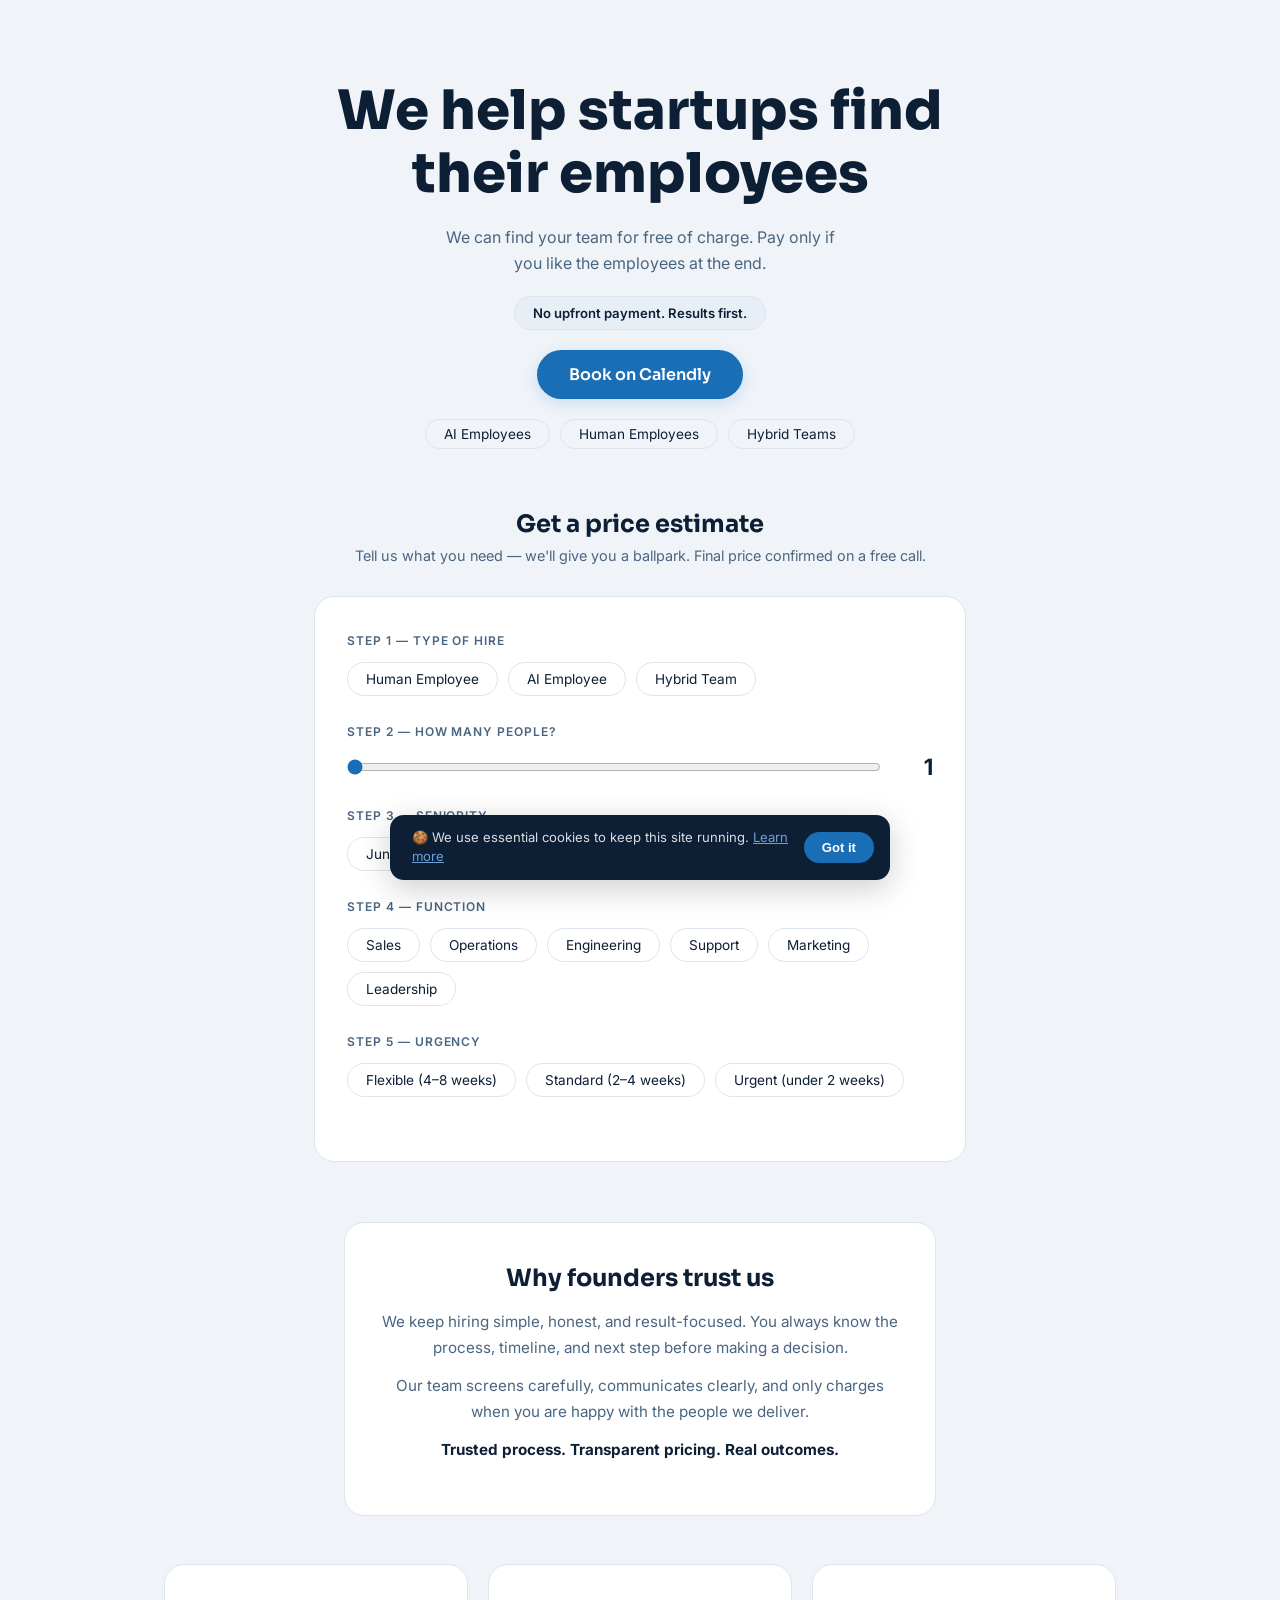
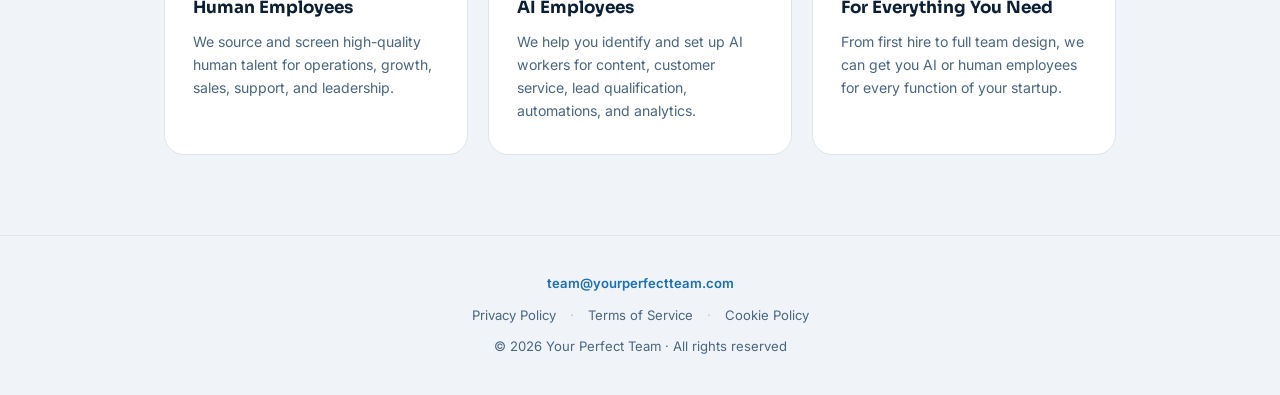
<file: index (3).html>
<!DOCTYPE html>
<html lang="en">
<head>
  <meta charset="UTF-8" />
  <meta name="viewport" content="width=device-width, initial-scale=1.0" />
  <title>Your Perfect Team – We help startups find their employees</title>
  <link href="https://fonts.googleapis.com/css2?family=Sora:wght@400;600;700;800&family=Inter:wght@400;500&display=swap" rel="stylesheet" />
  <style>
    *, *::before, *::after { box-sizing: border-box; margin: 0; padding: 0; }
    :root {
      --bg: #f0f4f9; --dark: #0d1f35; --mid: #4a6580;
      --blue: #1a6eb5; --blue-dark: #155fa0; --card-bg: #ffffff; --border: #dde4ed;
    }
    body { font-family: 'Inter', sans-serif; background: var(--bg); color: var(--dark); min-height: 100vh; }

    /* HERO */
    .hero { display: flex; flex-direction: column; align-items: center; text-align: center; padding: 80px 24px 60px; gap: 20px; }
    .hero h1 { font-family: 'Sora', sans-serif; font-size: clamp(2.2rem, 5vw, 3.4rem); font-weight: 800; max-width: 700px; line-height: 1.15; }
    .hero p { font-size: 1rem; color: var(--mid); max-width: 420px; line-height: 1.6; }
    .badge { display: inline-block; background: #e8eef6; border: 1.5px solid var(--border); color: var(--dark); font-size: 0.82rem; font-weight: 600; padding: 8px 18px; border-radius: 999px; }
    .cta-btn { display: inline-block; background: var(--blue); color: #fff; font-family: 'Sora', sans-serif; font-size: 1rem; font-weight: 600; padding: 14px 32px; border-radius: 999px; text-decoration: none; transition: background 0.2s, transform 0.15s; box-shadow: 0 4px 16px rgba(26,110,181,0.18); }
    .cta-btn:hover { background: var(--blue-dark); transform: translateY(-2px); }
    .tags { display: flex; gap: 10px; flex-wrap: wrap; justify-content: center; }
    .tag { border: 1.5px solid var(--border); border-radius: 999px; padding: 6px 18px; font-size: 0.85rem; color: var(--dark); background: transparent; }

    /* PRICING CALCULATOR */
    .pricing-section { max-width: 700px; margin: 0 auto 60px; padding: 0 24px; }
    .pricing-section h2 { font-family: 'Sora', sans-serif; font-size: 1.5rem; font-weight: 700; text-align: center; margin-bottom: 8px; }
    .pricing-section .sub { text-align: center; font-size: 0.9rem; color: var(--mid); margin-bottom: 32px; }
    .pricing-card { background: var(--card-bg); border: 1.5px solid var(--border); border-radius: 20px; padding: 36px 32px; }
    .step-label { font-size: 0.75rem; color: var(--mid); text-transform: uppercase; letter-spacing: 0.08em; font-weight: 600; margin-bottom: 14px; }
    .step-block { margin-bottom: 28px; }
    .pill-group { display: flex; gap: 10px; flex-wrap: wrap; }
    .p-pill { padding: 8px 18px; border-radius: 999px; border: 1.5px solid var(--border); background: transparent; font-size: 0.85rem; cursor: pointer; color: var(--dark); font-family: 'Inter', sans-serif; transition: all 0.15s; }
    .p-pill:hover { background: var(--bg); }
    .p-pill.active { background: var(--dark); color: #fff; border-color: var(--dark); }
    .hc-row { display: flex; align-items: center; gap: 16px; }
    .hc-row input[type=range] { flex: 1; accent-color: var(--blue); }
    .hc-num { font-size: 1.4rem; font-weight: 700; min-width: 36px; text-align: right; }
    .result-box { background: var(--bg); border-radius: 14px; padding: 24px; margin-top: 8px; display: none; }
    .result-box.show { display: block; }
    .result-label { font-size: 0.75rem; color: var(--mid); text-transform: uppercase; letter-spacing: 0.08em; font-weight: 600; margin-bottom: 8px; }
    .result-price { display: flex; align-items: baseline; gap: 10px; margin-bottom: 4px; }
    .result-price span { font-size: 2rem; font-weight: 700; color: var(--dark); }
    .result-price em { font-size: 1rem; color: var(--mid); font-style: normal; }
    .result-meta { display: grid; grid-template-columns: 1fr 1fr; gap: 16px; margin: 16px 0; border-top: 1px solid var(--border); padding-top: 16px; }
    .result-meta-item p:first-child { font-size: 0.72rem; text-transform: uppercase; letter-spacing: 0.06em; color: var(--mid); margin-bottom: 4px; }
    .result-meta-item p:last-child { font-size: 0.95rem; font-weight: 600; }
    .result-note { font-size: 0.78rem; color: var(--mid); font-style: italic; margin-bottom: 16px; }
    .result-cta { display: block; width: 100%; padding: 13px; background: var(--blue); color: #fff; border: none; border-radius: 999px; font-family: 'Sora', sans-serif; font-size: 0.95rem; font-weight: 600; cursor: pointer; text-align: center; text-decoration: none; transition: background 0.2s, transform 0.15s; }
    .result-cta:hover { background: var(--blue-dark); transform: translateY(-1px); }

    /* WHY */
    .why { max-width: 640px; margin: 0 auto 48px; padding: 0 24px; }
    .why-card { background: var(--card-bg); border-radius: 20px; border: 1.5px solid var(--border); padding: 40px 36px; text-align: center; }
    .why-card h2 { font-family: 'Sora', sans-serif; font-size: 1.5rem; font-weight: 700; margin-bottom: 16px; }
    .why-card p { font-size: 0.95rem; color: var(--mid); line-height: 1.7; margin-bottom: 12px; }
    .why-card .tagline { font-weight: 700; color: var(--dark); font-size: 0.95rem; }

    /* FEATURES */
    .features { display: grid; grid-template-columns: repeat(auto-fit, minmax(240px, 1fr)); gap: 20px; max-width: 1000px; margin: 0 auto 80px; padding: 0 24px; }
    .feature-card { background: var(--card-bg); border: 1.5px solid var(--border); border-radius: 20px; padding: 32px 28px; }
    .feature-card h3 { font-family: 'Sora', sans-serif; font-size: 1.05rem; font-weight: 700; margin-bottom: 12px; }
    .feature-card p { font-size: 0.88rem; color: var(--mid); line-height: 1.65; }

    /* FOOTER */
    footer { text-align: center; padding: 32px 24px; font-size: 0.82rem; color: var(--mid); border-top: 1px solid var(--border); line-height: 2.4; }
    footer a { color: var(--mid); text-decoration: none; margin: 0 8px; transition: color 0.2s; }
    footer a:hover { color: var(--blue); }
    .footer-email { color: var(--blue) !important; font-weight: 600; }
    .sep { opacity: 0.35; margin: 0 2px; }

    /* MODAL */
    .modal-overlay { display: none; position: fixed; inset: 0; background: rgba(13,31,53,0.5); backdrop-filter: blur(6px); z-index: 1000; align-items: center; justify-content: center; padding: 24px; }
    .modal-overlay.open { display: flex; }
    .modal { background: var(--card-bg); border-radius: 24px; border: 1.5px solid var(--border); padding: 44px 40px 36px; max-width: 600px; width: 100%; max-height: 80vh; overflow-y: auto; position: relative; box-shadow: 0 32px 80px rgba(0,0,0,0.15); animation: modal-in 0.2s ease; }
    @keyframes modal-in { from { opacity: 0; transform: translateY(12px) scale(0.98); } to { opacity: 1; transform: translateY(0) scale(1); } }
    .modal h2 { font-family: 'Sora', sans-serif; font-size: 1.25rem; font-weight: 700; margin-bottom: 20px; }
    .modal p, .modal li { font-size: 0.9rem; color: var(--mid); line-height: 1.8; margin-bottom: 10px; }
    .modal ul { padding-left: 20px; }
    .modal strong { color: var(--dark); }
    .modal a { color: var(--blue); }
    .modal-close { position: absolute; top: 16px; right: 16px; background: var(--bg); border: 1.5px solid var(--border); border-radius: 999px; width: 30px; height: 30px; font-size: 0.85rem; cursor: pointer; color: var(--mid); display: flex; align-items: center; justify-content: center; transition: background 0.15s; }
    .modal-close:hover { background: var(--border); }

    /* COOKIE */
    #cookie-banner { position: fixed; bottom: 20px; left: 50%; transform: translateX(-50%); background: var(--dark); color: #fff; padding: 13px 16px 13px 22px; border-radius: 14px; display: flex; align-items: center; gap: 14px; z-index: 9999; font-size: 0.82rem; box-shadow: 0 8px 32px rgba(0,0,0,0.2); max-width: 500px; width: calc(100% - 48px); }
    #cookie-banner p { line-height: 1.5; opacity: 0.85; flex: 1; }
    #cookie-banner a { color: #7db8f7; cursor: pointer; }
    #cookie-accept { background: var(--blue); color: #fff; border: none; padding: 8px 18px; border-radius: 999px; font-size: 0.82rem; font-weight: 600; cursor: pointer; white-space: nowrap; }
    #cookie-accept:hover { background: var(--blue-dark); }
  </style>
</head>
<body>

  <section class="hero">
    <h1>We help startups find their employees</h1>
    <p>We can find your team for free of charge. Pay only if you like the employees at the end.</p>
    <span class="badge">No upfront payment. Results first.</span>
    <a class="cta-btn" href="https://calendly.com/rodion-zhukovskyi/find-your-ai-employee" target="_blank" rel="noopener">Book on Calendly</a>
    <div class="tags">
      <span class="tag">AI Employees</span>
      <span class="tag">Human Employees</span>
      <span class="tag">Hybrid Teams</span>
    </div>
  </section>

  <!-- PRICING CALCULATOR -->
  <section class="pricing-section">
    <h2>Get a price estimate</h2>
    <p class="sub">Tell us what you need — we'll give you a ballpark. Final price confirmed on a free call.</p>
    <div class="pricing-card">
      <div class="step-block">
        <p class="step-label">Step 1 — Type of hire</p>
        <div class="pill-group">
          <button class="p-pill" onclick="pSelect('type','human',this)">Human Employee</button>
          <button class="p-pill" onclick="pSelect('type','ai',this)">AI Employee</button>
          <button class="p-pill" onclick="pSelect('type','hybrid',this)">Hybrid Team</button>
        </div>
      </div>
      <div class="step-block">
        <p class="step-label">Step 2 — How many people?</p>
        <div class="hc-row">
          <input type="range" min="1" max="20" value="1" step="1" oninput="pUpdate()" id="p-headcount" />
          <span class="hc-num" id="hc-big">1</span>
        </div>
      </div>
      <div class="step-block">
        <p class="step-label">Step 3 — Seniority</p>
        <div class="pill-group">
          <button class="p-pill" onclick="pSelect('level','junior',this)">Junior</button>
          <button class="p-pill" onclick="pSelect('level','mid',this)">Mid-level</button>
          <button class="p-pill" onclick="pSelect('level','senior',this)">Senior</button>
          <button class="p-pill" onclick="pSelect('level','exec',this)">Executive</button>
        </div>
      </div>
      <div class="step-block">
        <p class="step-label">Step 4 — Function</p>
        <div class="pill-group">
          <button class="p-pill" onclick="pSelect('func','sales',this)">Sales</button>
          <button class="p-pill" onclick="pSelect('func','ops',this)">Operations</button>
          <button class="p-pill" onclick="pSelect('func','eng',this)">Engineering</button>
          <button class="p-pill" onclick="pSelect('func','support',this)">Support</button>
          <button class="p-pill" onclick="pSelect('func','marketing',this)">Marketing</button>
          <button class="p-pill" onclick="pSelect('func','leadership',this)">Leadership</button>
        </div>
      </div>
      <div class="step-block">
        <p class="step-label">Step 5 — Urgency</p>
        <div class="pill-group">
          <button class="p-pill" onclick="pSelect('urgency','relaxed',this)">Flexible (4–8 weeks)</button>
          <button class="p-pill" onclick="pSelect('urgency','normal',this)">Standard (2–4 weeks)</button>
          <button class="p-pill" onclick="pSelect('urgency','urgent',this)">Urgent (under 2 weeks)</button>
        </div>
      </div>
      <div class="result-box" id="p-result">
        <p class="result-label">Estimated fee per hire</p>
        <div class="result-price">
          <span id="p-low">—</span>
          <em>to</em>
          <span id="p-high">—</span>
        </div>
        <div class="result-meta">
          <div class="result-meta-item"><p>Timeline</p><p id="p-timeline">—</p></div>
          <div class="result-meta-item"><p>Total hires</p><p id="p-total">—</p></div>
        </div>
        <p class="result-note">Paid only when you're happy with who we deliver. No upfront cost.</p>
        <a class="result-cta" href="https://calendly.com/rodion-zhukovskyi/find-your-ai-employee" target="_blank" rel="noopener">Book a free call to confirm your quote →</a>
      </div>
    </div>
  </section>

  <section class="why">
    <div class="why-card">
      <h2>Why founders trust us</h2>
      <p>We keep hiring simple, honest, and result-focused. You always know the process, timeline, and next step before making a decision.</p>
      <p>Our team screens carefully, communicates clearly, and only charges when you are happy with the people we deliver.</p>
      <p class="tagline">Trusted process. Transparent pricing. Real outcomes.</p>
    </div>
  </section>

  <section class="features">
    <div class="feature-card">
      <h3>Human Employees</h3>
      <p>We source and screen high-quality human talent for operations, growth, sales, support, and leadership.</p>
    </div>
    <div class="feature-card">
      <h3>AI Employees</h3>
      <p>We help you identify and set up AI workers for content, customer service, lead qualification, automations, and analytics.</p>
    </div>
    <div class="feature-card">
      <h3>For Everything You Need</h3>
      <p>From first hire to full team design, we can get you AI or human employees for every function of your startup.</p>
    </div>
  </section>

  <footer>
    <p><a href="mailto:team@yourperfectteam.com" class="footer-email">team@yourperfectteam.com</a></p>
    <p>
      <a href="#" onclick="openModal('privacy');return false;">Privacy Policy</a>
      <span class="sep">·</span>
      <a href="#" onclick="openModal('terms');return false;">Terms of Service</a>
      <span class="sep">·</span>
      <a href="#" onclick="openModal('cookies');return false;">Cookie Policy</a>
    </p>
    <p>&copy; 2026 Your Perfect Team · All rights reserved</p>
  </footer>

  <!-- PRIVACY MODAL -->
  <div class="modal-overlay" id="modal-privacy">
    <div class="modal">
      <button class="modal-close" onclick="closeModal('privacy')">✕</button>
      <h2>🔒 Privacy Policy</h2>
      <p><strong>Last updated: May 2026</strong></p>
      <p>Your Perfect Team ("we", "us") respects your privacy. This policy explains what information we collect and how we use it.</p>
      <p><strong>What we collect:</strong> When you book a call via Calendly, they collect your name and email. We do not store your personal data on our own servers.</p>
      <p><strong>How we use it:</strong> Only to contact you about your hiring inquiry. We never sell or share your data with third parties for marketing.</p>
      <p><strong>Your rights:</strong> You can request deletion of your data at any time by emailing <a href="mailto:team@yourperfectteam.com">team@yourperfectteam.com</a>.</p>
      <p><strong>Third-party services:</strong> We use Calendly for booking and Vercel for hosting. Each has their own privacy policy.</p>
    </div>
  </div>

  <!-- TERMS MODAL -->
  <div class="modal-overlay" id="modal-terms">
    <div class="modal">
      <button class="modal-close" onclick="closeModal('terms')">✕</button>
      <h2>📄 Terms of Service</h2>
      <p><strong>Last updated: May 2026</strong></p>
      <p>By using yourperfectteam.com, you agree to these terms.</p>
      <ul>
        <li>We provide recruitment and staffing advisory services for startups.</li>
        <li>You only pay if you are satisfied with the candidates we deliver.</li>
        <li>We do not guarantee specific hiring outcomes or timelines.</li>
        <li>All information on this website is for general informational purposes only.</li>
        <li>We reserve the right to update these terms at any time.</li>
        <li>This site is operated from Switzerland. Swiss law applies.</li>
      </ul>
      <p>Questions? Email <a href="mailto:team@yourperfectteam.com">team@yourperfectteam.com</a>.</p>
    </div>
  </div>

  <!-- COOKIES MODAL -->
  <div class="modal-overlay" id="modal-cookies">
    <div class="modal">
      <button class="modal-close" onclick="closeModal('cookies')">✕</button>
      <h2>🍪 Cookie Policy</h2>
      <p><strong>What is a cookie?</strong> A cookie is a tiny text file a website saves on your device when you visit. It helps the site remember things — like that you've already accepted this notice.</p>
      <p><strong>Do we use cookies?</strong> This website uses minimal cookies. Vercel (our host) and Calendly (our booking tool) may set their own technical cookies.</p>
      <ul>
        <li><strong>Essential cookies:</strong> Required for the site to work. Cannot be turned off.</li>
        <li><strong>Analytics cookies:</strong> Help us understand how visitors use the site. No personal data is stored.</li>
      </ul>
      <p>We do <strong>not</strong> use advertising or tracking cookies.</p>
    </div>
  </div>

  <!-- COOKIE BANNER -->
  <div id="cookie-banner">
    <p>🍪 We use essential cookies to keep this site running. <a href="#" onclick="openModal('cookies');return false;">Learn more</a></p>
    <button id="cookie-accept" onclick="document.getElementById('cookie-banner').style.display='none';localStorage.setItem('cookie-ok','1')">Got it</button>
  </div>

  <script>
    const pState = { type: null, level: null, func: null, urgency: null };
    const pBase = { human: [1.5,3], ai: [0.8,2], hybrid: [2,4] };
    const pLevel = { junior: 0.7, mid: 1.0, senior: 1.6, exec: 2.2 };
    const pFunc = { sales: 1.1, ops: 1.0, eng: 1.2, support: 0.85, marketing: 1.0, leadership: 1.6 };
    const pUrgency = { relaxed: 0.9, normal: 1.0, urgent: 1.25 };
    const pTimeline = { relaxed: '4–8 weeks', normal: '2–4 weeks', urgent: '1–2 weeks' };

    function pSelect(key, val, el) {
      pState[key] = val;
      el.closest('.pill-group').querySelectorAll('.p-pill').forEach(b => b.classList.remove('active'));
      el.classList.add('active');
      pUpdate();
    }

    function pUpdate() {
      const hc = parseInt(document.getElementById('p-headcount').value);
      document.getElementById('hc-big').textContent = hc;
      if (!pState.type || !pState.level || !pState.func || !pState.urgency) return;
      const base = pBase[pState.type];
      const low = Math.round(base[0] * pLevel[pState.level] * pFunc[pState.func] * pUrgency[pState.urgency] * 10) / 10;
      const high = Math.round(base[1] * pLevel[pState.level] * pFunc[pState.func] * pUrgency[pState.urgency] * 10) / 10;
      document.getElementById('p-low').textContent = '$' + low.toFixed(1) + 'k';
      document.getElementById('p-high').textContent = '$' + high.toFixed(1) + 'k';
      document.getElementById('p-timeline').textContent = pTimeline[pState.urgency];
      document.getElementById('p-total').textContent = hc + (hc === 1 ? ' person' : ' people');
      document.getElementById('p-result').classList.add('show');
    }

    if (localStorage.getItem('cookie-ok')) document.getElementById('cookie-banner').style.display = 'none';

    function openModal(name) {
      document.getElementById('modal-' + name).classList.add('open');
      document.body.style.overflow = 'hidden';
    }
    function closeModal(name) {
      document.getElementById('modal-' + name).classList.remove('open');
      document.body.style.overflow = '';
    }
    document.querySelectorAll('.modal-overlay').forEach(el => {
      el.addEventListener('click', function(e) {
        if (e.target === this) { this.classList.remove('open'); document.body.style.overflow = ''; }
      });
    });
  </script>

</body>
</html>
</file>
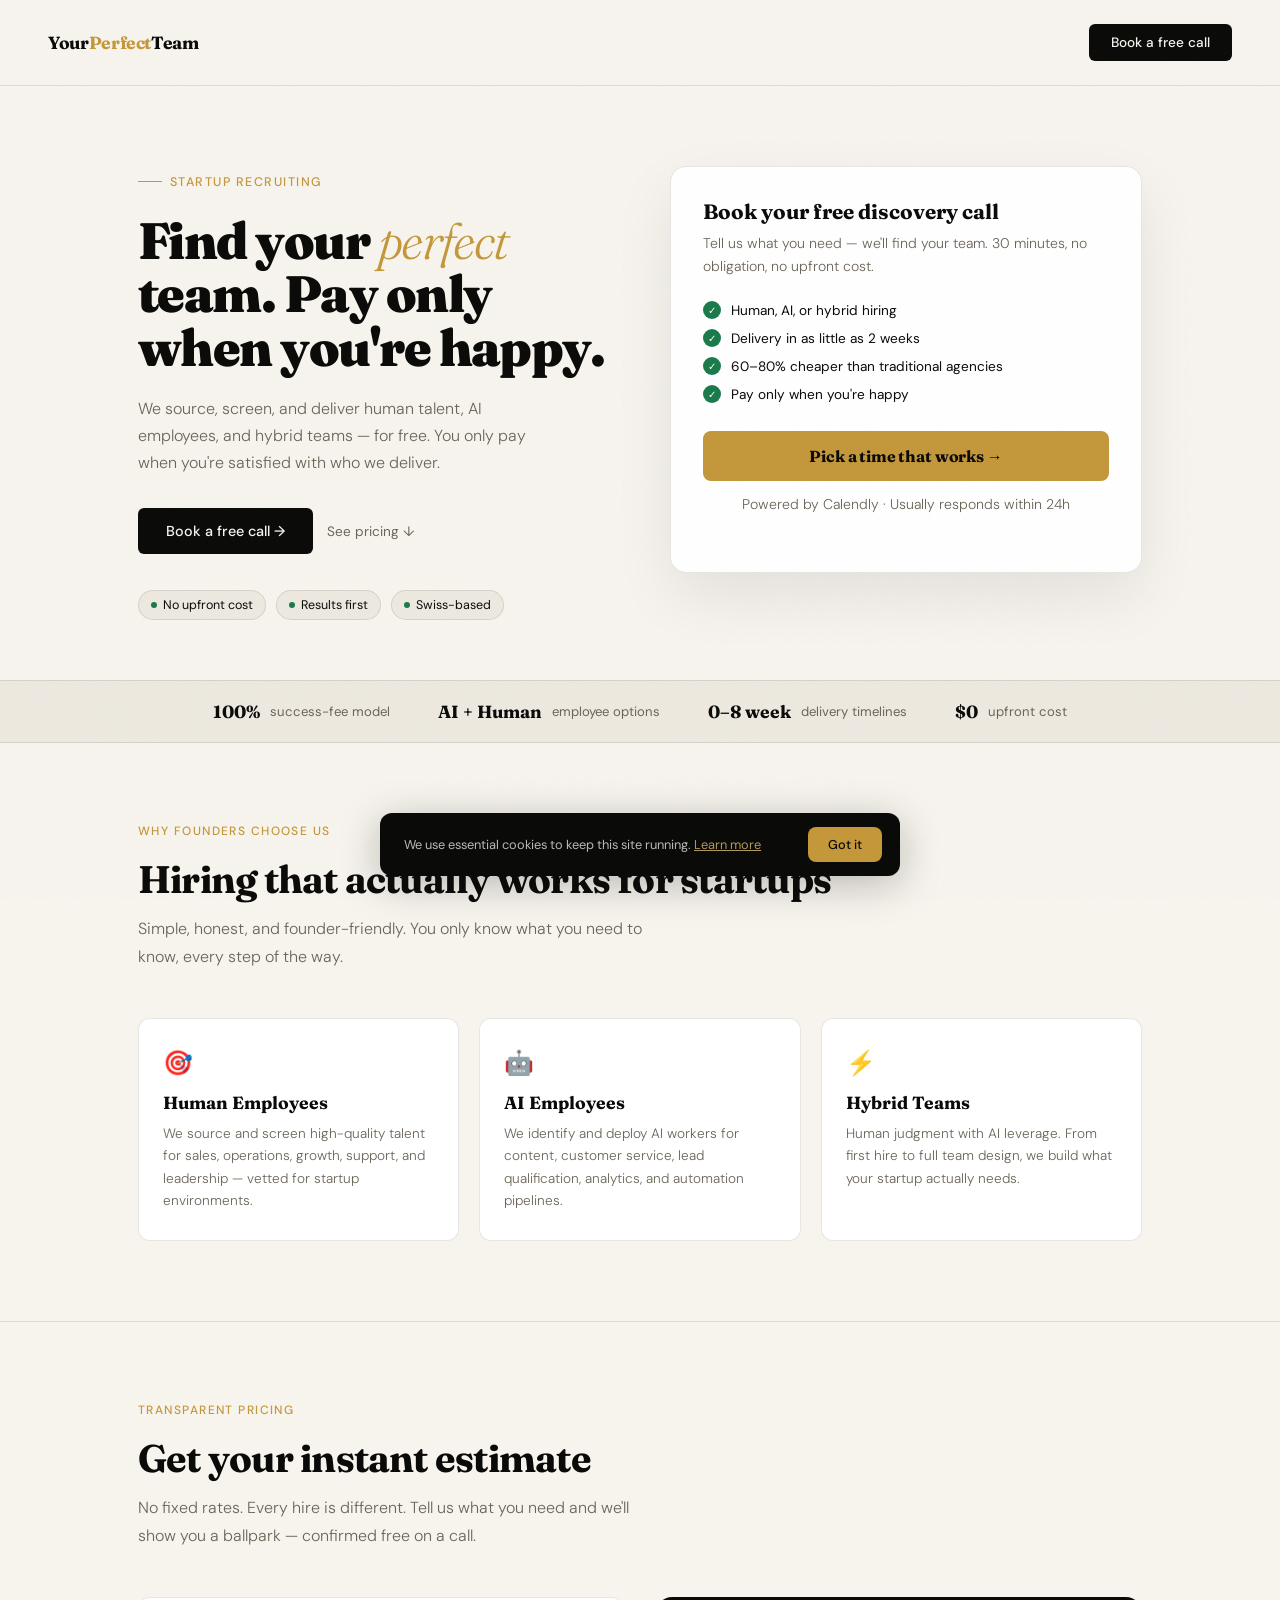
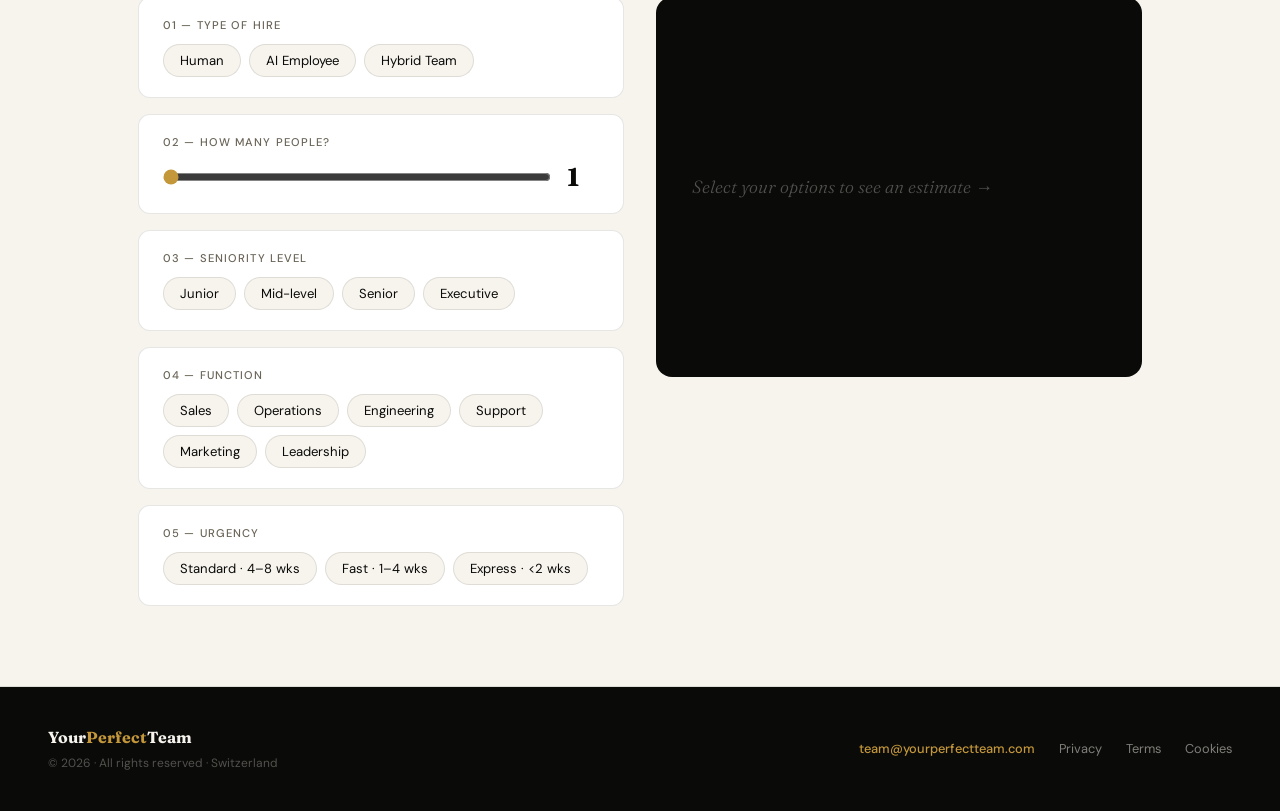
<file: index (4).html>
<!DOCTYPE html>
<html lang="en">
<head>
  <meta charset="UTF-8" />
  <meta name="viewport" content="width=device-width, initial-scale=1.0" />
  <title>Your Perfect Team — Startup Recruiting, Done Right</title>
  <link rel="preconnect" href="https://fonts.googleapis.com" />
  <link href="https://fonts.googleapis.com/css2?family=Fraunces:ital,opsz,wght@0,9..144,300;0,9..144,700;0,9..144,900;1,9..144,300&family=DM+Sans:wght@300;400;500&display=swap" rel="stylesheet" />
  <link href="https://assets.calendly.com/assets/external/widget.css" rel="stylesheet" />
  <script src="https://assets.calendly.com/assets/external/widget.js"></script>
  <style>
    *, *::before, *::after { box-sizing: border-box; margin: 0; padding: 0; }
    :root {
      --ink: #0a0a08; --paper: #f7f4ee; --cream: #ede9e0;
      --gold: #c4973a; --gold-light: #e8c97a; --muted: #6b6558;
      --border: rgba(10,10,8,0.1); --card: #ffffff; --green: #1a7a4a;
    }
    html { scroll-behavior: smooth; }
    body { font-family: 'DM Sans', sans-serif; background: var(--paper); color: var(--ink); min-height: 100vh; overflow-x: hidden; }
    body::before { content: ''; position: fixed; inset: 0; background-image: url("data:image/svg+xml,%3Csvg xmlns='http://www.w3.org/2000/svg' width='300' height='300'%3E%3Cfilter id='n'%3E%3CfeTurbulence type='fractalNoise' baseFrequency='0.75' numOctaves='4' stitchTiles='stitch'/%3E%3C/filter%3E%3Crect width='300' height='300' filter='url(%23n)' opacity='0.04'/%3E%3C/svg%3E"); pointer-events: none; z-index: 9998; opacity: 0.6; }

    /* NAV */
    nav { display: flex; justify-content: space-between; align-items: center; padding: 24px 48px; border-bottom: 1px solid var(--border); background: var(--paper); position: sticky; top: 0; z-index: 100; }
    .nav-logo { font-family: 'Fraunces', serif; font-size: 1.1rem; font-weight: 700; letter-spacing: -0.02em; color: var(--ink); text-decoration: none; }
    .nav-logo span { color: var(--gold); }
    .nav-cta { background: var(--ink); color: var(--paper); padding: 10px 22px; border-radius: 6px; font-size: 0.85rem; font-weight: 500; text-decoration: none; transition: background 0.2s, transform 0.15s; cursor: pointer; border: none; font-family: 'DM Sans', sans-serif; }
    .nav-cta:hover { background: var(--gold); color: var(--ink); }

    /* HERO */
    .hero { max-width: 1100px; margin: 0 auto; padding: 80px 48px 60px; display: grid; grid-template-columns: 1fr 1fr; gap: 60px; align-items: start; }
    .hero-eyebrow { display: inline-flex; align-items: center; gap: 8px; font-size: 0.78rem; font-weight: 500; text-transform: uppercase; letter-spacing: 0.12em; color: var(--gold); margin-bottom: 24px; }
    .hero-eyebrow::before { content: ''; display: block; width: 24px; height: 1px; background: var(--gold); }
    .hero h1 { font-family: 'Fraunces', serif; font-size: clamp(2.4rem, 4vw, 3.6rem); font-weight: 900; line-height: 1.05; letter-spacing: -0.03em; margin-bottom: 20px; }
    .hero h1 em { font-style: italic; font-weight: 300; color: var(--gold); }
    .hero-sub { font-size: 1rem; color: var(--muted); line-height: 1.7; margin-bottom: 32px; font-weight: 300; max-width: 420px; }
    .hero-actions { display: flex; gap: 14px; align-items: center; margin-bottom: 36px; flex-wrap: wrap; }
    .btn-primary { background: var(--ink); color: var(--paper); padding: 14px 28px; border-radius: 6px; font-size: 0.9rem; font-weight: 500; text-decoration: none; cursor: pointer; border: none; transition: background 0.2s, transform 0.15s; display: inline-block; font-family: 'DM Sans', sans-serif; }
    .btn-primary:hover { background: var(--gold); color: var(--ink); transform: translateY(-2px); }
    .btn-ghost { color: var(--muted); font-size: 0.85rem; cursor: pointer; background: none; border: none; font-family: 'DM Sans', sans-serif; display: flex; align-items: center; gap: 6px; transition: color 0.2s; text-decoration: none; }
    .btn-ghost:hover { color: var(--ink); }
    .trust-row { display: flex; align-items: center; gap: 10px; flex-wrap: wrap; }
    .trust-badge { display: flex; align-items: center; gap: 6px; background: var(--cream); border: 1px solid var(--border); padding: 6px 12px; border-radius: 999px; font-size: 0.78rem; }
    .trust-badge .dot { width: 6px; height: 6px; border-radius: 50%; background: var(--green); flex-shrink: 0; }

    /* BOOKING CARD */
    .booking-card { background: var(--card); border-radius: 16px; border: 1px solid var(--border); padding: 32px; box-shadow: 0 24px 60px rgba(10,10,8,0.08); }
    .booking-card h3 { font-family: 'Fraunces', serif; font-size: 1.3rem; font-weight: 700; margin-bottom: 8px; }
    .booking-card p { font-size: 0.88rem; color: var(--muted); line-height: 1.6; margin-bottom: 24px; font-weight: 300; }
    .booking-features { display: flex; flex-direction: column; gap: 10px; margin-bottom: 28px; }
    .booking-feat { display: flex; align-items: center; gap: 10px; font-size: 0.85rem; color: var(--ink); }
    .booking-feat .check { width: 18px; height: 18px; border-radius: 50%; background: var(--green); color: #fff; display: flex; align-items: center; justify-content: center; font-size: 0.65rem; flex-shrink: 0; }
    .booking-btn { display: block; width: 100%; padding: 15px; background: var(--gold); color: var(--ink); border: none; border-radius: 8px; font-family: 'Fraunces', serif; font-size: 1rem; font-weight: 700; cursor: pointer; text-align: center; transition: background 0.2s, transform 0.15s; letter-spacing: -0.01em; }
    .booking-btn:hover { background: var(--gold-light); transform: translateY(-2px); }
    .booking-note { text-align: center; font-size: 0.75rem; color: var(--muted); margin-top: 12px; }

    /* PROOF BAR */
    .proof-bar { background: var(--cream); border-top: 1px solid var(--border); border-bottom: 1px solid var(--border); padding: 20px 48px; display: flex; align-items: center; justify-content: center; gap: 48px; flex-wrap: wrap; }
    .proof-item { display: flex; align-items: center; gap: 10px; font-size: 0.82rem; color: var(--muted); }
    .proof-item strong { color: var(--ink); font-size: 1.1rem; font-family: 'Fraunces', serif; }

    /* SECTIONS */
    .section { max-width: 1100px; margin: 0 auto; padding: 80px 48px; }
    .section-label { font-size: 0.75rem; text-transform: uppercase; letter-spacing: 0.12em; color: var(--gold); font-weight: 500; margin-bottom: 16px; }
    .section-title { font-family: 'Fraunces', serif; font-size: clamp(1.8rem, 3vw, 2.4rem); font-weight: 700; letter-spacing: -0.02em; margin-bottom: 12px; }
    .section-sub { font-size: 1rem; color: var(--muted); line-height: 1.7; max-width: 520px; font-weight: 300; margin-bottom: 48px; }

    /* WHY GRID */
    .why-grid { display: grid; grid-template-columns: repeat(3, 1fr); gap: 20px; }
    .why-card { background: var(--card); border: 1px solid var(--border); border-radius: 12px; padding: 28px 24px; transition: transform 0.2s, box-shadow 0.2s; }
    .why-card:hover { transform: translateY(-4px); box-shadow: 0 12px 32px rgba(10,10,8,0.08); }
    .why-icon { font-size: 1.5rem; margin-bottom: 14px; }
    .why-card h3 { font-family: 'Fraunces', serif; font-size: 1.1rem; font-weight: 700; margin-bottom: 10px; }
    .why-card p { font-size: 0.85rem; color: var(--muted); line-height: 1.65; font-weight: 300; }

    /* PRICING CALCULATOR */
    .calc-wrap { display: grid; grid-template-columns: 1fr 1fr; gap: 32px; align-items: start; }
    .calc-steps { display: flex; flex-direction: column; gap: 16px; }
    .calc-step { background: var(--card); border: 1px solid var(--border); border-radius: 12px; padding: 20px 24px; }
    .step-num { font-size: 0.7rem; text-transform: uppercase; letter-spacing: 0.1em; color: var(--muted); margin-bottom: 12px; font-weight: 500; }
    .pill-row { display: flex; gap: 8px; flex-wrap: wrap; }
    .p-pill { padding: 7px 16px; border-radius: 999px; border: 1px solid var(--border); background: var(--paper); font-size: 0.82rem; cursor: pointer; color: var(--ink); font-family: 'DM Sans', sans-serif; font-weight: 400; transition: all 0.15s; }
    .p-pill:hover { border-color: var(--gold); color: var(--gold); }
    .p-pill.active { background: var(--ink); color: var(--paper); border-color: var(--ink); }
    .slider-row { display: flex; align-items: center; gap: 16px; }
    .slider-row input[type=range] { flex: 1; accent-color: var(--gold); }
    .slider-num { font-family: 'Fraunces', serif; font-size: 1.6rem; font-weight: 700; min-width: 32px; }
    .result-panel { background: var(--ink); color: var(--paper); border-radius: 16px; padding: 36px; position: sticky; top: 100px; min-height: 380px; display: flex; flex-direction: column; }
    .rp-label { font-size: 0.72rem; text-transform: uppercase; letter-spacing: 0.1em; color: rgba(247,244,238,0.5); margin-bottom: 8px; }
    .rp-price { font-family: 'Fraunces', serif; font-size: 2.6rem; font-weight: 900; letter-spacing: -0.03em; line-height: 1; margin-bottom: 4px; }
    .rp-sub { font-size: 0.8rem; color: rgba(247,244,238,0.45); margin-bottom: 28px; }
    .rp-empty { font-family: 'Fraunces', serif; font-size: 1.1rem; font-weight: 300; font-style: italic; color: rgba(247,244,238,0.3); flex: 1; display: flex; align-items: center; }
    .rp-meta { display: grid; grid-template-columns: 1fr 1fr; gap: 16px; margin-bottom: 24px; border-top: 1px solid rgba(247,244,238,0.1); padding-top: 20px; }
    .rmi-label { font-size: 0.68rem; text-transform: uppercase; letter-spacing: 0.08em; color: rgba(247,244,238,0.4); margin-bottom: 4px; }
    .rmi-val { font-size: 1rem; font-weight: 500; }
    .rp-note { font-size: 0.75rem; color: rgba(247,244,238,0.35); margin-bottom: 20px; line-height: 1.6; }
    .rp-btn { display: block; width: 100%; padding: 14px; background: var(--gold); color: var(--ink); border: none; border-radius: 8px; font-family: 'DM Sans', sans-serif; font-size: 0.9rem; font-weight: 500; cursor: pointer; text-align: center; text-decoration: none; transition: background 0.2s, transform 0.15s; }
    .rp-btn:hover { background: var(--gold-light); transform: translateY(-1px); }

    /* FOOTER */
    footer { background: var(--ink); color: var(--paper); padding: 40px 48px; display: flex; justify-content: space-between; align-items: center; flex-wrap: wrap; gap: 20px; }
    .footer-logo { font-family: 'Fraunces', serif; font-size: 1rem; font-weight: 700; }
    .footer-logo span { color: var(--gold); }
    .footer-links { display: flex; gap: 24px; align-items: center; flex-wrap: wrap; }
    .footer-links a { color: rgba(247,244,238,0.5); font-size: 0.8rem; text-decoration: none; transition: color 0.2s; }
    .footer-links a:hover { color: var(--gold); }
    .footer-email { color: var(--gold) !important; font-weight: 500; }
    .divider { border: none; border-top: 1px solid var(--border); margin: 0; }

    /* MODAL */
    .modal-overlay { display: none; position: fixed; inset: 0; background: rgba(10,10,8,0.6); backdrop-filter: blur(8px); z-index: 1000; align-items: center; justify-content: center; padding: 24px; }
    .modal-overlay.open { display: flex; }
    .modal { background: var(--card); border-radius: 20px; border: 1px solid var(--border); padding: 44px 40px 36px; max-width: 600px; width: 100%; max-height: 80vh; overflow-y: auto; position: relative; box-shadow: 0 40px 80px rgba(10,10,8,0.2); animation: modal-in 0.25s ease; }
    @keyframes modal-in { from { opacity: 0; transform: translateY(16px) scale(0.97); } to { opacity: 1; transform: none; } }
    .modal h2 { font-family: 'Fraunces', serif; font-size: 1.4rem; font-weight: 700; margin-bottom: 20px; }
    .modal p, .modal li { font-size: 0.88rem; color: var(--muted); line-height: 1.8; margin-bottom: 10px; font-weight: 300; }
    .modal ul { padding-left: 20px; }
    .modal strong { color: var(--ink); font-weight: 500; }
    .modal a { color: var(--gold); }
    .modal-close { position: absolute; top: 16px; right: 16px; background: var(--paper); border: 1px solid var(--border); border-radius: 999px; width: 32px; height: 32px; font-size: 0.85rem; cursor: pointer; color: var(--muted); display: flex; align-items: center; justify-content: center; }
    .modal-close:hover { background: var(--cream); }

    /* COOKIE */
    #cookie-banner { position: fixed; bottom: 24px; left: 50%; transform: translateX(-50%); background: var(--ink); color: var(--paper); padding: 14px 18px 14px 24px; border-radius: 12px; display: flex; align-items: center; gap: 16px; z-index: 9999; font-size: 0.8rem; box-shadow: 0 8px 40px rgba(10,10,8,0.25); max-width: 520px; width: calc(100% - 48px); }
    #cookie-banner p { line-height: 1.5; opacity: 0.75; flex: 1; }
    #cookie-banner a { color: var(--gold-light); cursor: pointer; }
    #cookie-accept { background: var(--gold); color: var(--ink); border: none; padding: 9px 20px; border-radius: 8px; font-size: 0.8rem; font-weight: 500; cursor: pointer; white-space: nowrap; font-family: 'DM Sans', sans-serif; }

    .fade-up { opacity: 0; transform: translateY(20px); transition: opacity 0.6s ease, transform 0.6s ease; }
    .fade-up.visible { opacity: 1; transform: none; }

    @media (max-width: 768px) {
      nav { padding: 18px 24px; }
      .hero { grid-template-columns: 1fr; gap: 40px; padding: 48px 24px 40px; }
      .calc-wrap { grid-template-columns: 1fr; }
      .why-grid { grid-template-columns: 1fr; }
      .section { padding: 60px 24px; }
      .proof-bar { gap: 24px; padding: 20px 24px; }
      footer { flex-direction: column; align-items: flex-start; padding: 32px 24px; }
      .result-panel { position: static; }
    }
  </style>
</head>
<body>

  <nav>
    <a class="nav-logo" href="/">Your<span>Perfect</span>Team</a>
    <button class="nav-cta" onclick="openCalendly()">Book a free call</button>
  </nav>

  <section class="hero">
    <div class="hero-left">
      <div class="hero-eyebrow">Startup Recruiting</div>
      <h1>Find your <em>perfect</em> team. Pay only when you're happy.</h1>
      <p class="hero-sub">We source, screen, and deliver human talent, AI employees, and hybrid teams — for free. You only pay when you're satisfied with who we deliver.</p>
      <div class="hero-actions">
        <button class="btn-primary" onclick="openCalendly()">Book a free call →</button>
        <button class="btn-ghost" onclick="document.getElementById('pricing').scrollIntoView({behavior:'smooth'})">See pricing ↓</button>
      </div>
      <div class="trust-row">
        <div class="trust-badge"><span class="dot"></span> No upfront cost</div>
        <div class="trust-badge"><span class="dot"></span> Results first</div>
        <div class="trust-badge"><span class="dot"></span> Swiss-based</div>
      </div>
    </div>
    <div class="hero-right">
      <div class="booking-card">
        <h3>Book your free discovery call</h3>
        <p>Tell us what you need — we'll find your team. 30 minutes, no obligation, no upfront cost.</p>
        <div class="booking-features">
          <div class="booking-feat"><span class="check">✓</span> Human, AI, or hybrid hiring</div>
          <div class="booking-feat"><span class="check">✓</span> Delivery in as little as 2 weeks</div>
          <div class="booking-feat"><span class="check">✓</span> 60–80% cheaper than traditional agencies</div>
          <div class="booking-feat"><span class="check">✓</span> Pay only when you're happy</div>
        </div>
        <button class="booking-btn" onclick="openCalendly()">Pick a time that works →</button>
        <p class="booking-note">Powered by Calendly · Usually responds within 24h</p>
      </div>
    </div>
  </section>

  <div class="proof-bar">
    <div class="proof-item"><strong>100%</strong> success-fee model</div>
    <div class="proof-item"><strong>AI + Human</strong> employee options</div>
    <div class="proof-item"><strong>0–8 week</strong> delivery timelines</div>
    <div class="proof-item"><strong>$0</strong> upfront cost</div>
  </div>

  <section class="section fade-up">
    <div class="section-label">Why founders choose us</div>
    <h2 class="section-title">Hiring that actually works for startups</h2>
    <p class="section-sub">Simple, honest, and founder-friendly. You only know what you need to know, every step of the way.</p>
    <div class="why-grid">
      <div class="why-card">
        <div class="why-icon">🎯</div>
        <h3>Human Employees</h3>
        <p>We source and screen high-quality talent for sales, operations, growth, support, and leadership — vetted for startup environments.</p>
      </div>
      <div class="why-card">
        <div class="why-icon">🤖</div>
        <h3>AI Employees</h3>
        <p>We identify and deploy AI workers for content, customer service, lead qualification, analytics, and automation pipelines.</p>
      </div>
      <div class="why-card">
        <div class="why-icon">⚡</div>
        <h3>Hybrid Teams</h3>
        <p>Human judgment with AI leverage. From first hire to full team design, we build what your startup actually needs.</p>
      </div>
    </div>
  </section>

  <hr class="divider" />

  <section class="section fade-up" id="pricing">
    <div class="section-label">Transparent pricing</div>
    <h2 class="section-title">Get your instant estimate</h2>
    <p class="section-sub">No fixed rates. Every hire is different. Tell us what you need and we'll show you a ballpark — confirmed free on a call.</p>
    <div class="calc-wrap">
      <div class="calc-steps">
        <div class="calc-step">
          <p class="step-num">01 — Type of hire</p>
          <div class="pill-row">
            <button class="p-pill" onclick="pSelect('type','human',this)">Human</button>
            <button class="p-pill" onclick="pSelect('type','ai',this)">AI Employee</button>
            <button class="p-pill" onclick="pSelect('type','hybrid',this)">Hybrid Team</button>
          </div>
        </div>
        <div class="calc-step">
          <p class="step-num">02 — How many people?</p>
          <div class="slider-row">
            <input type="range" min="1" max="20" value="1" step="1" oninput="pUpdate()" id="p-headcount" />
            <span class="slider-num" id="hc-big">1</span>
          </div>
        </div>
        <div class="calc-step">
          <p class="step-num">03 — Seniority level</p>
          <div class="pill-row">
            <button class="p-pill" onclick="pSelect('level','junior',this)">Junior</button>
            <button class="p-pill" onclick="pSelect('level','mid',this)">Mid-level</button>
            <button class="p-pill" onclick="pSelect('level','senior',this)">Senior</button>
            <button class="p-pill" onclick="pSelect('level','exec',this)">Executive</button>
          </div>
        </div>
        <div class="calc-step">
          <p class="step-num">04 — Function</p>
          <div class="pill-row">
            <button class="p-pill" onclick="pSelect('func','sales',this)">Sales</button>
            <button class="p-pill" onclick="pSelect('func','ops',this)">Operations</button>
            <button class="p-pill" onclick="pSelect('func','eng',this)">Engineering</button>
            <button class="p-pill" onclick="pSelect('func','support',this)">Support</button>
            <button class="p-pill" onclick="pSelect('func','marketing',this)">Marketing</button>
            <button class="p-pill" onclick="pSelect('func','leadership',this)">Leadership</button>
          </div>
        </div>
        <div class="calc-step">
          <p class="step-num">05 — Urgency</p>
          <div class="pill-row">
            <button class="p-pill" onclick="pSelect('urgency','relaxed',this)">Standard · 4–8 wks</button>
            <button class="p-pill" onclick="pSelect('urgency','normal',this)">Fast · 1–4 wks</button>
            <button class="p-pill" onclick="pSelect('urgency','urgent',this)">Express · &lt;2 wks</button>
          </div>
        </div>
      </div>

      <div class="result-panel">
        <div id="rp-empty" class="rp-empty">Select your options to see an estimate →</div>
        <div id="rp-content" style="display:none; flex-direction:column; flex:1; justify-content:space-between;">
          <div>
            <p class="rp-label">Estimated fee per hire</p>
            <p class="rp-price" id="rp-price">—</p>
            <p class="rp-sub">success fee · paid only on approval</p>
            <div class="rp-meta">
              <div><p class="rmi-label">Timeline</p><p class="rmi-val" id="rp-timeline">—</p></div>
              <div><p class="rmi-label">Total hires</p><p class="rmi-val" id="rp-total">—</p></div>
            </div>
          </div>
          <div>
            <p class="rp-note">Ballpark estimate only. Final pricing confirmed on your free discovery call — no obligation.</p>
            <button class="rp-btn" onclick="openCalendly()">Confirm my exact quote — it's free →</button>
          </div>
        </div>
      </div>
    </div>
  </section>

  <hr class="divider" />

  <footer>
    <div>
      <div class="footer-logo">Your<span>Perfect</span>Team</div>
      <div style="margin-top:8px; font-size:0.75rem; color:rgba(247,244,238,0.3)">&copy; 2026 · All rights reserved · Switzerland</div>
    </div>
    <div class="footer-links">
      <a href="mailto:team@yourperfectteam.com" class="footer-email">team@yourperfectteam.com</a>
      <a href="#" onclick="openModal('privacy');return false;">Privacy</a>
      <a href="#" onclick="openModal('terms');return false;">Terms</a>
      <a href="#" onclick="openModal('cookies');return false;">Cookies</a>
    </div>
  </footer>

  <div class="modal-overlay" id="modal-privacy">
    <div class="modal">
      <button class="modal-close" onclick="closeModal('privacy')">✕</button>
      <h2>Privacy Policy</h2>
      <p><strong>Last updated: May 2026</strong></p>
      <p>Your Perfect Team respects your privacy. When you book a call via Calendly, they collect your name and email. We do not store personal data on our own servers.</p>
      <p>We use your information only to respond to your hiring inquiry and never share it with third parties for marketing.</p>
      <p>Request deletion anytime: <a href="mailto:team@yourperfectteam.com">team@yourperfectteam.com</a></p>
    </div>
  </div>

  <div class="modal-overlay" id="modal-terms">
    <div class="modal">
      <button class="modal-close" onclick="closeModal('terms')">✕</button>
      <h2>Terms of Service</h2>
      <p><strong>Last updated: May 2026</strong></p>
      <ul>
        <li>We provide recruitment advisory services for startups.</li>
        <li>You only pay if satisfied with the candidates we deliver.</li>
        <li>We do not guarantee specific hiring outcomes or timelines.</li>
        <li>All information on this site is for general informational purposes only.</li>
        <li>We reserve the right to update these terms at any time.</li>
        <li>This site is operated from Switzerland. Swiss law applies.</li>
      </ul>
      <p>Questions? <a href="mailto:team@yourperfectteam.com">team@yourperfectteam.com</a></p>
    </div>
  </div>

  <div class="modal-overlay" id="modal-cookies">
    <div class="modal">
      <button class="modal-close" onclick="closeModal('cookies')">✕</button>
      <h2>Cookie Policy</h2>
      <p><strong>What is a cookie?</strong> A tiny text file saved on your device when you visit. It remembers things like whether you've accepted this notice.</p>
      <p>This site uses minimal cookies. Vercel and Calendly may set technical cookies to keep things working.</p>
      <ul>
        <li><strong>Essential:</strong> Required for the site to work.</li>
        <li><strong>Analytics:</strong> Help us understand traffic. No personal data stored.</li>
      </ul>
      <p>We do <strong>not</strong> use advertising or tracking cookies.</p>
    </div>
  </div>

  <div id="cookie-banner">
    <p>We use essential cookies to keep this site running. <a href="#" onclick="openModal('cookies');return false;">Learn more</a></p>
    <button id="cookie-accept" onclick="document.getElementById('cookie-banner').style.display='none';localStorage.setItem('cookie-ok','1')">Got it</button>
  </div>

  <script>
    function openCalendly() {
      if (typeof Calendly !== 'undefined') {
        Calendly.initPopupWidget({ url: 'https://calendly.com/rodion-zhukovskyi/find-your-ai-employee' });
      } else {
        window.open('https://calendly.com/rodion-zhukovskyi/find-your-ai-employee', '_blank');
      }
    }

    const pState = { type: null, level: null, func: null, urgency: null };
    const pBase = { human: [0.5,1.5], ai: [0.3,0.8], hybrid: [0.8,2] };
    const pLevel = { junior: 0.7, mid: 1.0, senior: 1.4, exec: 1.8 };
    const pFunc = { sales: 1.1, ops: 1.0, eng: 1.15, support: 0.85, marketing: 1.0, leadership: 1.5 };
    const pUrgency = { relaxed: 0.9, normal: 1.0, urgent: 1.2 };
    const pTimeline = { relaxed: '4–8 weeks', normal: '1–4 weeks', urgent: 'Under 2 weeks' };

    function pSelect(key, val, el) {
      pState[key] = val;
      el.closest('.pill-row').querySelectorAll('.p-pill').forEach(b => b.classList.remove('active'));
      el.classList.add('active');
      pUpdate();
    }

    function pUpdate() {
      const hc = parseInt(document.getElementById('p-headcount').value);
      document.getElementById('hc-big').textContent = hc;
      if (!pState.type || !pState.level || !pState.func || !pState.urgency) return;
      const base = pBase[pState.type];
      const low = Math.round(base[0] * pLevel[pState.level] * pFunc[pState.func] * pUrgency[pState.urgency] * 10) / 10;
      const high = Math.round(base[1] * pLevel[pState.level] * pFunc[pState.func] * pUrgency[pState.urgency] * 10) / 10;
      document.getElementById('rp-price').textContent = '$' + low.toFixed(1) + 'k – $' + high.toFixed(1) + 'k';
      document.getElementById('rp-timeline').textContent = pTimeline[pState.urgency];
      document.getElementById('rp-total').textContent = hc + (hc === 1 ? ' person' : ' people');
      document.getElementById('rp-empty').style.display = 'none';
      document.getElementById('rp-content').style.display = 'flex';
    }

    function openModal(name) { document.getElementById('modal-' + name).classList.add('open'); document.body.style.overflow = 'hidden'; }
    function closeModal(name) { document.getElementById('modal-' + name).classList.remove('open'); document.body.style.overflow = ''; }
    document.querySelectorAll('.modal-overlay').forEach(el => {
      el.addEventListener('click', function(e) { if (e.target === this) { this.classList.remove('open'); document.body.style.overflow = ''; } });
    });

    if (localStorage.getItem('cookie-ok')) document.getElementById('cookie-banner').style.display = 'none';

    const obs = new IntersectionObserver(entries => {
      entries.forEach(e => { if (e.isIntersecting) { e.target.classList.add('visible'); obs.unobserve(e.target); } });
    }, { threshold: 0.1 });
    document.querySelectorAll('.fade-up').forEach(el => obs.observe(el));
  </script>
</body>
</html>
</file>
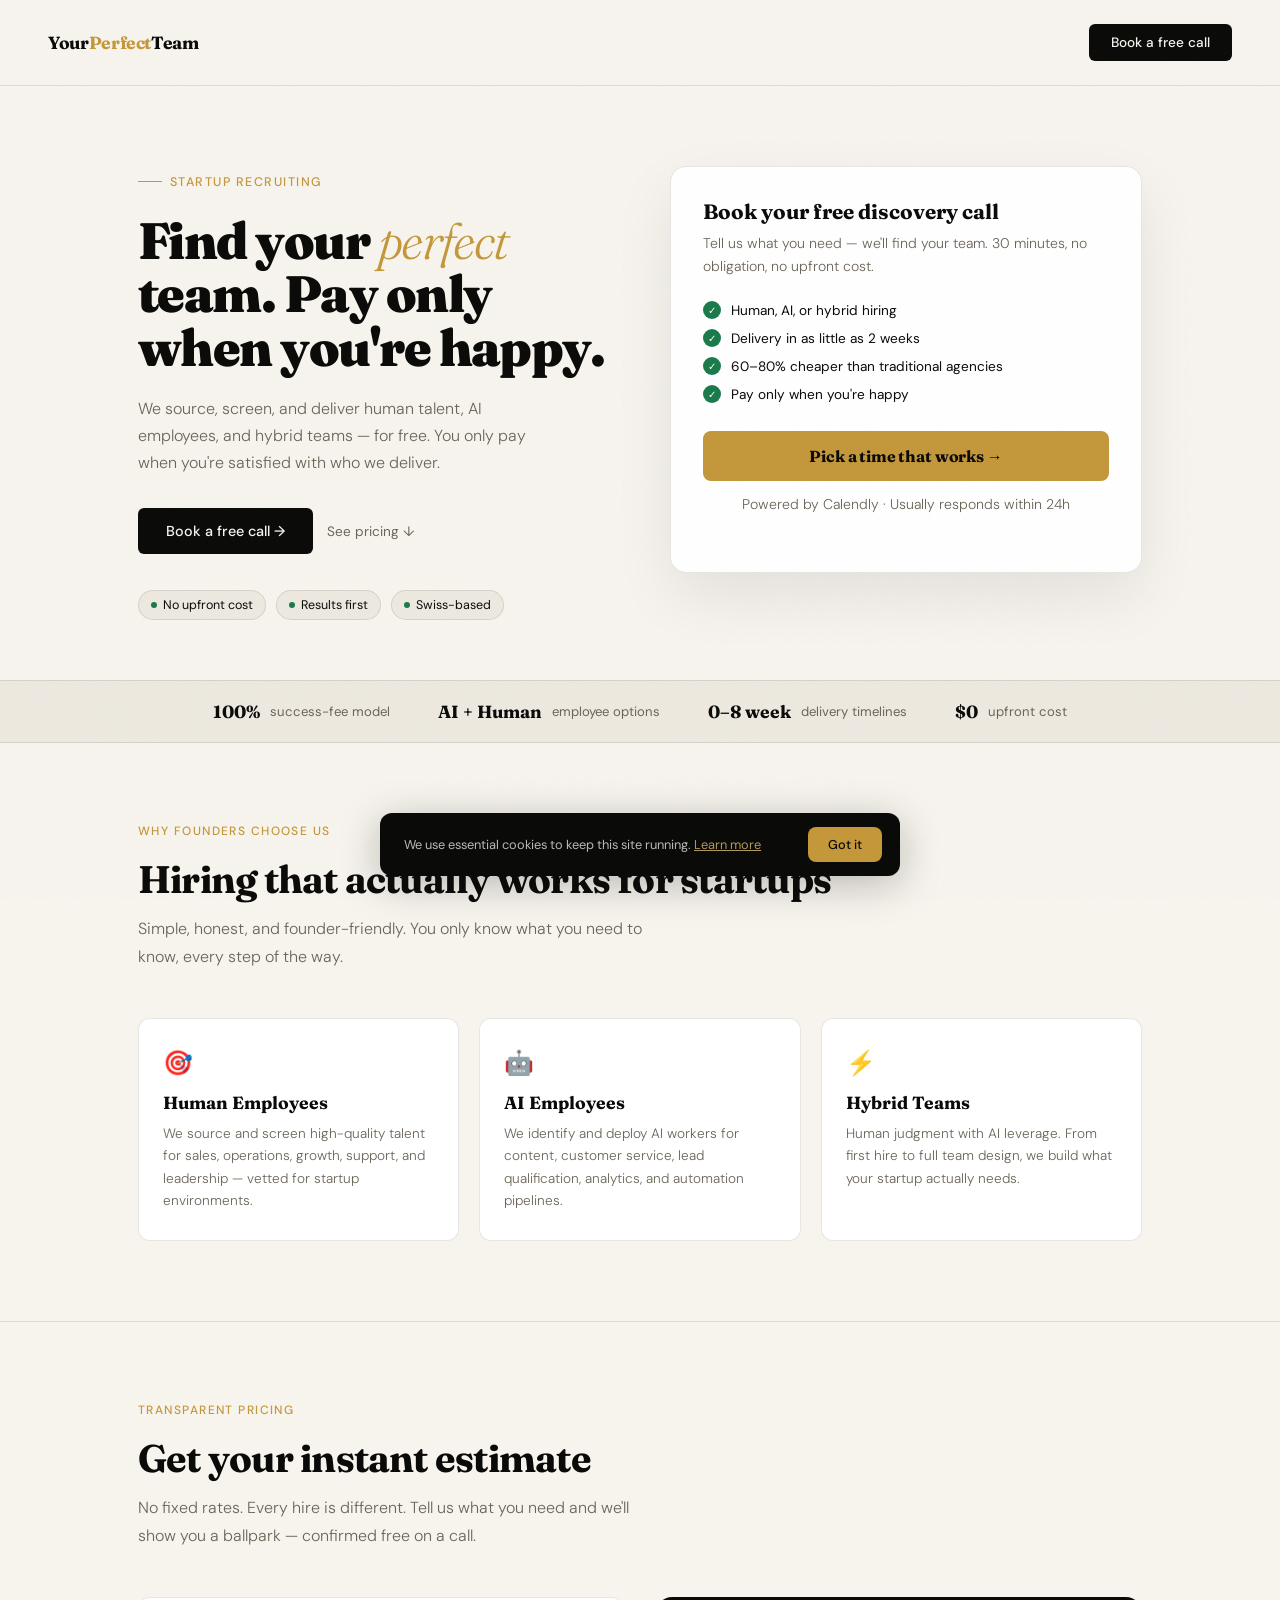
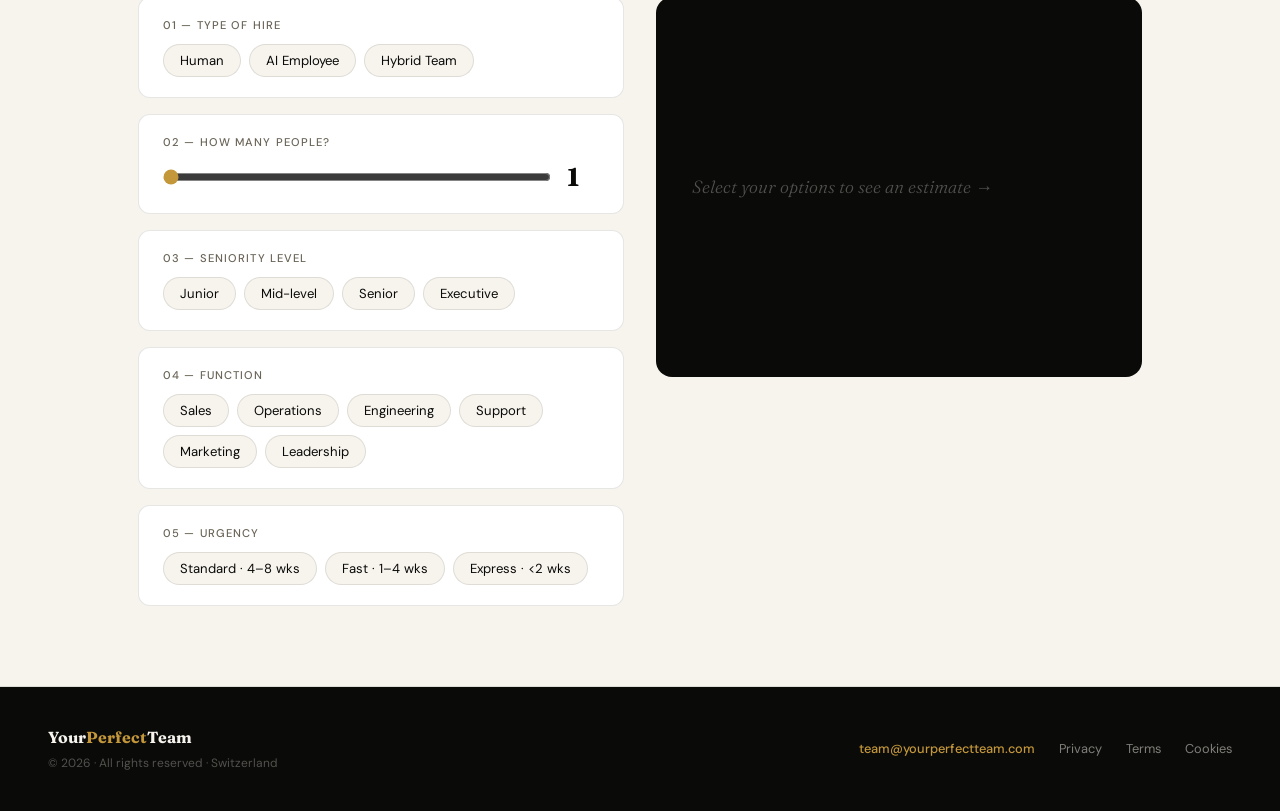
<file: index (7).html>
<!DOCTYPE html>
<html lang="en">
<head>
  <meta charset="UTF-8" />
  <meta name="viewport" content="width=device-width, initial-scale=1.0" />
  <title>Your Perfect Team</title>
  <link rel="icon" type="image/svg+xml" href="data:image/svg+xml,<svg xmlns='http://www.w3.org/2000/svg' viewBox='0 0 64 64'><rect width='64' height='64' rx='12' fill='%230a0a08'/><text x='50%25' y='54%25' dominant-baseline='middle' text-anchor='middle' font-family='Georgia,serif' font-weight='700' font-size='18' fill='%23c4973a'>YPT</text></svg>" />
  <link rel="preconnect" href="https://fonts.googleapis.com" />
  <link href="https://fonts.googleapis.com/css2?family=Fraunces:ital,opsz,wght@0,9..144,300;0,9..144,700;0,9..144,900;1,9..144,300&family=DM+Sans:wght@300;400;500&display=swap" rel="stylesheet" />
  <link href="https://assets.calendly.com/assets/external/widget.css" rel="stylesheet" />
  <script src="https://assets.calendly.com/assets/external/widget.js"></script>
  <style>
    *, *::before, *::after { box-sizing: border-box; margin: 0; padding: 0; }
    :root {
      --ink: #0a0a08; --paper: #f7f4ee; --cream: #ede9e0;
      --gold: #c4973a; --gold-light: #e8c97a; --muted: #6b6558;
      --border: rgba(10,10,8,0.1); --card: #ffffff; --green: #1a7a4a;
    }
    html { scroll-behavior: smooth; }
    body { font-family: 'DM Sans', sans-serif; background: var(--paper); color: var(--ink); min-height: 100vh; overflow-x: hidden; }
    body::before { content: ''; position: fixed; inset: 0; background-image: url("data:image/svg+xml,%3Csvg xmlns='http://www.w3.org/2000/svg' width='300' height='300'%3E%3Cfilter id='n'%3E%3CfeTurbulence type='fractalNoise' baseFrequency='0.75' numOctaves='4' stitchTiles='stitch'/%3E%3C/filter%3E%3Crect width='300' height='300' filter='url(%23n)' opacity='0.04'/%3E%3C/svg%3E"); pointer-events: none; z-index: 9998; opacity: 0.6; }

    /* NAV */
    nav { display: flex; justify-content: space-between; align-items: center; padding: 24px 48px; border-bottom: 1px solid var(--border); background: var(--paper); position: sticky; top: 0; z-index: 100; }
    .nav-logo { font-family: 'Fraunces', serif; font-size: 1.1rem; font-weight: 700; letter-spacing: -0.02em; color: var(--ink); text-decoration: none; }
    .nav-logo span { color: var(--gold); }
    .nav-cta { background: var(--ink); color: var(--paper); padding: 10px 22px; border-radius: 6px; font-size: 0.85rem; font-weight: 500; text-decoration: none; transition: background 0.2s, transform 0.15s; cursor: pointer; border: none; font-family: 'DM Sans', sans-serif; }
    .nav-cta:hover { background: var(--gold); color: var(--ink); }

    /* HERO */
    .hero { max-width: 1100px; margin: 0 auto; padding: 80px 48px 60px; display: grid; grid-template-columns: 1fr 1fr; gap: 60px; align-items: start; }
    .hero-eyebrow { display: inline-flex; align-items: center; gap: 8px; font-size: 0.78rem; font-weight: 500; text-transform: uppercase; letter-spacing: 0.12em; color: var(--gold); margin-bottom: 24px; }
    .hero-eyebrow::before { content: ''; display: block; width: 24px; height: 1px; background: var(--gold); }
    .hero h1 { font-family: 'Fraunces', serif; font-size: clamp(2.4rem, 4vw, 3.6rem); font-weight: 900; line-height: 1.05; letter-spacing: -0.03em; margin-bottom: 20px; }
    .hero h1 em { font-style: italic; font-weight: 300; color: var(--gold); }
    .hero-sub { font-size: 1rem; color: var(--muted); line-height: 1.7; margin-bottom: 32px; font-weight: 300; max-width: 420px; }
    .hero-actions { display: flex; gap: 14px; align-items: center; margin-bottom: 36px; flex-wrap: wrap; }
    .btn-primary { background: var(--ink); color: var(--paper); padding: 14px 28px; border-radius: 6px; font-size: 0.9rem; font-weight: 500; text-decoration: none; cursor: pointer; border: none; transition: background 0.2s, transform 0.15s; display: inline-block; font-family: 'DM Sans', sans-serif; }
    .btn-primary:hover { background: var(--gold); color: var(--ink); transform: translateY(-2px); }
    .btn-ghost { color: var(--muted); font-size: 0.85rem; cursor: pointer; background: none; border: none; font-family: 'DM Sans', sans-serif; display: flex; align-items: center; gap: 6px; transition: color 0.2s; text-decoration: none; }
    .btn-ghost:hover { color: var(--ink); }
    .trust-row { display: flex; align-items: center; gap: 10px; flex-wrap: wrap; }
    .trust-badge { display: flex; align-items: center; gap: 6px; background: var(--cream); border: 1px solid var(--border); padding: 6px 12px; border-radius: 999px; font-size: 0.78rem; }
    .trust-badge .dot { width: 6px; height: 6px; border-radius: 50%; background: var(--green); flex-shrink: 0; }

    /* BOOKING CARD */
    .booking-card { background: var(--card); border-radius: 16px; border: 1px solid var(--border); padding: 32px; box-shadow: 0 24px 60px rgba(10,10,8,0.08); }
    .booking-card h3 { font-family: 'Fraunces', serif; font-size: 1.3rem; font-weight: 700; margin-bottom: 8px; }
    .booking-card p { font-size: 0.88rem; color: var(--muted); line-height: 1.6; margin-bottom: 24px; font-weight: 300; }
    .booking-features { display: flex; flex-direction: column; gap: 10px; margin-bottom: 28px; }
    .booking-feat { display: flex; align-items: center; gap: 10px; font-size: 0.85rem; color: var(--ink); }
    .booking-feat .check { width: 18px; height: 18px; border-radius: 50%; background: var(--green); color: #fff; display: flex; align-items: center; justify-content: center; font-size: 0.65rem; flex-shrink: 0; }
    .booking-btn { display: block; width: 100%; padding: 15px; background: var(--gold); color: var(--ink); border: none; border-radius: 8px; font-family: 'Fraunces', serif; font-size: 1rem; font-weight: 700; cursor: pointer; text-align: center; transition: background 0.2s, transform 0.15s; letter-spacing: -0.01em; }
    .booking-btn:hover { background: var(--gold-light); transform: translateY(-2px); }
    .booking-note { text-align: center; font-size: 0.75rem; color: var(--muted); margin-top: 12px; }

    /* PROOF BAR */
    .proof-bar { background: var(--cream); border-top: 1px solid var(--border); border-bottom: 1px solid var(--border); padding: 20px 48px; display: flex; align-items: center; justify-content: center; gap: 48px; flex-wrap: wrap; }
    .proof-item { display: flex; align-items: center; gap: 10px; font-size: 0.82rem; color: var(--muted); }
    .proof-item strong { color: var(--ink); font-size: 1.1rem; font-family: 'Fraunces', serif; }

    /* SECTIONS */
    .section { max-width: 1100px; margin: 0 auto; padding: 80px 48px; }
    .section-label { font-size: 0.75rem; text-transform: uppercase; letter-spacing: 0.12em; color: var(--gold); font-weight: 500; margin-bottom: 16px; }
    .section-title { font-family: 'Fraunces', serif; font-size: clamp(1.8rem, 3vw, 2.4rem); font-weight: 700; letter-spacing: -0.02em; margin-bottom: 12px; }
    .section-sub { font-size: 1rem; color: var(--muted); line-height: 1.7; max-width: 520px; font-weight: 300; margin-bottom: 48px; }

    /* WHY GRID */
    .why-grid { display: grid; grid-template-columns: repeat(3, 1fr); gap: 20px; }
    .why-card { background: var(--card); border: 1px solid var(--border); border-radius: 12px; padding: 28px 24px; transition: transform 0.2s, box-shadow 0.2s; }
    .why-card:hover { transform: translateY(-4px); box-shadow: 0 12px 32px rgba(10,10,8,0.08); }
    .why-icon { font-size: 1.5rem; margin-bottom: 14px; }
    .why-card h3 { font-family: 'Fraunces', serif; font-size: 1.1rem; font-weight: 700; margin-bottom: 10px; }
    .why-card p { font-size: 0.85rem; color: var(--muted); line-height: 1.65; font-weight: 300; }

    /* PRICING CALCULATOR */
    .calc-wrap { display: grid; grid-template-columns: 1fr 1fr; gap: 32px; align-items: start; }
    .calc-steps { display: flex; flex-direction: column; gap: 16px; }
    .calc-step { background: var(--card); border: 1px solid var(--border); border-radius: 12px; padding: 20px 24px; }
    .step-num { font-size: 0.7rem; text-transform: uppercase; letter-spacing: 0.1em; color: var(--muted); margin-bottom: 12px; font-weight: 500; }
    .pill-row { display: flex; gap: 8px; flex-wrap: wrap; }
    .p-pill { padding: 7px 16px; border-radius: 999px; border: 1px solid var(--border); background: var(--paper); font-size: 0.82rem; cursor: pointer; color: var(--ink); font-family: 'DM Sans', sans-serif; font-weight: 400; transition: all 0.15s; }
    .p-pill:hover { border-color: var(--gold); color: var(--gold); }
    .p-pill.active { background: var(--ink); color: var(--paper); border-color: var(--ink); }
    .slider-row { display: flex; align-items: center; gap: 16px; }
    .slider-row input[type=range] { flex: 1; accent-color: var(--gold); }
    .slider-num { font-family: 'Fraunces', serif; font-size: 1.6rem; font-weight: 700; min-width: 32px; }
    .result-panel { background: var(--ink); color: var(--paper); border-radius: 16px; padding: 36px; position: sticky; top: 100px; min-height: 380px; display: flex; flex-direction: column; }
    .rp-label { font-size: 0.72rem; text-transform: uppercase; letter-spacing: 0.1em; color: rgba(247,244,238,0.5); margin-bottom: 8px; }
    .rp-price { font-family: 'Fraunces', serif; font-size: 2.6rem; font-weight: 900; letter-spacing: -0.03em; line-height: 1; margin-bottom: 4px; }
    .rp-sub { font-size: 0.8rem; color: rgba(247,244,238,0.45); margin-bottom: 28px; }
    .rp-empty { font-family: 'Fraunces', serif; font-size: 1.1rem; font-weight: 300; font-style: italic; color: rgba(247,244,238,0.3); flex: 1; display: flex; align-items: center; }
    .rp-meta { display: grid; grid-template-columns: 1fr 1fr; gap: 16px; margin-bottom: 24px; border-top: 1px solid rgba(247,244,238,0.1); padding-top: 20px; }
    .rmi-label { font-size: 0.68rem; text-transform: uppercase; letter-spacing: 0.08em; color: rgba(247,244,238,0.4); margin-bottom: 4px; }
    .rmi-val { font-size: 1rem; font-weight: 500; }
    .rp-note { font-size: 0.75rem; color: rgba(247,244,238,0.35); margin-bottom: 20px; line-height: 1.6; }
    .rp-btn { display: block; width: 100%; padding: 14px; background: var(--gold); color: var(--ink); border: none; border-radius: 8px; font-family: 'DM Sans', sans-serif; font-size: 0.9rem; font-weight: 500; cursor: pointer; text-align: center; text-decoration: none; transition: background 0.2s, transform 0.15s; }
    .rp-btn:hover { background: var(--gold-light); transform: translateY(-1px); }

    /* FOOTER */
    footer { background: var(--ink); color: var(--paper); padding: 40px 48px; display: flex; justify-content: space-between; align-items: center; flex-wrap: wrap; gap: 20px; }
    .footer-logo { font-family: 'Fraunces', serif; font-size: 1rem; font-weight: 700; }
    .footer-logo span { color: var(--gold); }
    .footer-links { display: flex; gap: 24px; align-items: center; flex-wrap: wrap; }
    .footer-links a { color: rgba(247,244,238,0.5); font-size: 0.8rem; text-decoration: none; transition: color 0.2s; }
    .footer-links a:hover { color: var(--gold); }
    .footer-email { color: var(--gold) !important; font-weight: 500; }
    .divider { border: none; border-top: 1px solid var(--border); margin: 0; }

    /* MODAL */
    .modal-overlay { display: none; position: fixed; inset: 0; background: rgba(10,10,8,0.6); backdrop-filter: blur(8px); z-index: 1000; align-items: center; justify-content: center; padding: 24px; }
    .modal-overlay.open { display: flex; }
    .modal { background: var(--card); border-radius: 20px; border: 1px solid var(--border); padding: 44px 40px 36px; max-width: 600px; width: 100%; max-height: 80vh; overflow-y: auto; position: relative; box-shadow: 0 40px 80px rgba(10,10,8,0.2); animation: modal-in 0.25s ease; }
    @keyframes modal-in { from { opacity: 0; transform: translateY(16px) scale(0.97); } to { opacity: 1; transform: none; } }
    .modal h2 { font-family: 'Fraunces', serif; font-size: 1.4rem; font-weight: 700; margin-bottom: 20px; }
    .modal p, .modal li { font-size: 0.88rem; color: var(--muted); line-height: 1.8; margin-bottom: 10px; font-weight: 300; }
    .modal ul { padding-left: 20px; }
    .modal strong { color: var(--ink); font-weight: 500; }
    .modal a { color: var(--gold); }
    .modal-close { position: absolute; top: 16px; right: 16px; background: var(--paper); border: 1px solid var(--border); border-radius: 999px; width: 32px; height: 32px; font-size: 0.85rem; cursor: pointer; color: var(--muted); display: flex; align-items: center; justify-content: center; }
    .modal-close:hover { background: var(--cream); }

    /* COOKIE */
    #cookie-banner { position: fixed; bottom: 24px; left: 50%; transform: translateX(-50%); background: var(--ink); color: var(--paper); padding: 14px 18px 14px 24px; border-radius: 12px; display: flex; align-items: center; gap: 16px; z-index: 9999; font-size: 0.8rem; box-shadow: 0 8px 40px rgba(10,10,8,0.25); max-width: 520px; width: calc(100% - 48px); }
    #cookie-banner p { line-height: 1.5; opacity: 0.75; flex: 1; }
    #cookie-banner a { color: var(--gold-light); cursor: pointer; }
    #cookie-accept { background: var(--gold); color: var(--ink); border: none; padding: 9px 20px; border-radius: 8px; font-size: 0.8rem; font-weight: 500; cursor: pointer; white-space: nowrap; font-family: 'DM Sans', sans-serif; }

    .fade-up { opacity: 0; transform: translateY(20px); transition: opacity 0.6s ease, transform 0.6s ease; }
    .fade-up.visible { opacity: 1; transform: none; }

    @media (max-width: 768px) {
      nav { padding: 18px 24px; }
      .hero { grid-template-columns: 1fr; gap: 40px; padding: 48px 24px 40px; }
      .calc-wrap { grid-template-columns: 1fr; }
      .why-grid { grid-template-columns: 1fr; }
      .section { padding: 60px 24px; }
      .proof-bar { gap: 24px; padding: 20px 24px; }
      footer { flex-direction: column; align-items: flex-start; padding: 32px 24px; }
      .result-panel { position: static; }
    }
  </style>
</head>
<body>

  <nav>
    <a class="nav-logo" href="/">Your<span>Perfect</span>Team</a>
    <button class="nav-cta" onclick="openCalendly()">Book a free call</button>
  </nav>

  <section class="hero">
    <div class="hero-left">
      <div class="hero-eyebrow">Startup Recruiting</div>
      <h1>Find your <em>perfect</em> team. Pay only when you're happy.</h1>
      <p class="hero-sub">We source, screen, and deliver human talent, AI employees, and hybrid teams — for free. You only pay when you're satisfied with who we deliver.</p>
      <div class="hero-actions">
        <button class="btn-primary" onclick="openCalendly()">Book a free call →</button>
        <button class="btn-ghost" onclick="document.getElementById('pricing').scrollIntoView({behavior:'smooth'})">See pricing ↓</button>
      </div>
      <div class="trust-row">
        <div class="trust-badge"><span class="dot"></span> No upfront cost</div>
        <div class="trust-badge"><span class="dot"></span> Results first</div>
        <div class="trust-badge"><span class="dot"></span> Swiss-based</div>
      </div>
    </div>
    <div class="hero-right">
      <div class="booking-card">
        <h3>Book your free discovery call</h3>
        <p>Tell us what you need — we'll find your team. 30 minutes, no obligation, no upfront cost.</p>
        <div class="booking-features">
          <div class="booking-feat"><span class="check">✓</span> Human, AI, or hybrid hiring</div>
          <div class="booking-feat"><span class="check">✓</span> Delivery in as little as 2 weeks</div>
          <div class="booking-feat"><span class="check">✓</span> 60–80% cheaper than traditional agencies</div>
          <div class="booking-feat"><span class="check">✓</span> Pay only when you're happy</div>
        </div>
        <button class="booking-btn" onclick="openCalendly()">Pick a time that works →</button>
        <p class="booking-note">Powered by Calendly · Usually responds within 24h</p>
      </div>
    </div>
  </section>

  <div class="proof-bar">
    <div class="proof-item"><strong>100%</strong> success-fee model</div>
    <div class="proof-item"><strong>AI + Human</strong> employee options</div>
    <div class="proof-item"><strong>0–8 week</strong> delivery timelines</div>
    <div class="proof-item"><strong>$0</strong> upfront cost</div>
  </div>

  <section class="section fade-up">
    <div class="section-label">Why founders choose us</div>
    <h2 class="section-title">Hiring that actually works for startups</h2>
    <p class="section-sub">Simple, honest, and founder-friendly. You only know what you need to know, every step of the way.</p>
    <div class="why-grid">
      <div class="why-card">
        <div class="why-icon">🎯</div>
        <h3>Human Employees</h3>
        <p>We source and screen high-quality talent for sales, operations, growth, support, and leadership — vetted for startup environments.</p>
      </div>
      <div class="why-card">
        <div class="why-icon">🤖</div>
        <h3>AI Employees</h3>
        <p>We identify and deploy AI workers for content, customer service, lead qualification, analytics, and automation pipelines.</p>
      </div>
      <div class="why-card">
        <div class="why-icon">⚡</div>
        <h3>Hybrid Teams</h3>
        <p>Human judgment with AI leverage. From first hire to full team design, we build what your startup actually needs.</p>
      </div>
    </div>
  </section>

  <hr class="divider" />

  <section class="section fade-up" id="pricing">
    <div class="section-label">Transparent pricing</div>
    <h2 class="section-title">Get your instant estimate</h2>
    <p class="section-sub">No fixed rates. Every hire is different. Tell us what you need and we'll show you a ballpark — confirmed free on a call.</p>
    <div class="calc-wrap">
      <div class="calc-steps">
        <div class="calc-step">
          <p class="step-num">01 — Type of hire</p>
          <div class="pill-row">
            <button class="p-pill" onclick="pSelect('type','human',this)">Human</button>
            <button class="p-pill" onclick="pSelect('type','ai',this)">AI Employee</button>
            <button class="p-pill" onclick="pSelect('type','hybrid',this)">Hybrid Team</button>
          </div>
        </div>
        <div class="calc-step">
          <p class="step-num">02 — How many people?</p>
          <div class="slider-row">
            <input type="range" min="1" max="20" value="1" step="1" oninput="pUpdate()" id="p-headcount" />
            <span class="slider-num" id="hc-big">1</span>
          </div>
        </div>
        <div class="calc-step">
          <p class="step-num">03 — Seniority level</p>
          <div class="pill-row">
            <button class="p-pill" onclick="pSelect('level','junior',this)">Junior</button>
            <button class="p-pill" onclick="pSelect('level','mid',this)">Mid-level</button>
            <button class="p-pill" onclick="pSelect('level','senior',this)">Senior</button>
            <button class="p-pill" onclick="pSelect('level','exec',this)">Executive</button>
          </div>
        </div>
        <div class="calc-step">
          <p class="step-num">04 — Function</p>
          <div class="pill-row">
            <button class="p-pill" onclick="pSelect('func','sales',this)">Sales</button>
            <button class="p-pill" onclick="pSelect('func','ops',this)">Operations</button>
            <button class="p-pill" onclick="pSelect('func','eng',this)">Engineering</button>
            <button class="p-pill" onclick="pSelect('func','support',this)">Support</button>
            <button class="p-pill" onclick="pSelect('func','marketing',this)">Marketing</button>
            <button class="p-pill" onclick="pSelect('func','leadership',this)">Leadership</button>
          </div>
        </div>
        <div class="calc-step">
          <p class="step-num">05 — Urgency</p>
          <div class="pill-row">
            <button class="p-pill" onclick="pSelect('urgency','relaxed',this)">Standard · 4–8 wks</button>
            <button class="p-pill" onclick="pSelect('urgency','normal',this)">Fast · 1–4 wks</button>
            <button class="p-pill" onclick="pSelect('urgency','urgent',this)">Express · &lt;2 wks</button>
          </div>
        </div>
      </div>

      <div class="result-panel">
        <div id="rp-empty" class="rp-empty">Select your options to see an estimate →</div>
        <div id="rp-content" style="display:none; flex-direction:column; flex:1; justify-content:space-between;">
          <div>
            <p class="rp-label">Estimated fee per hire</p>
            <p class="rp-price" id="rp-price">—</p>
            <p class="rp-sub">success fee · paid only on approval</p>
            <div class="rp-meta">
              <div><p class="rmi-label">Timeline</p><p class="rmi-val" id="rp-timeline">—</p></div>
              <div><p class="rmi-label">Total hires</p><p class="rmi-val" id="rp-total">—</p></div>
            </div>
          </div>
          <div>
            <p class="rp-note">Ballpark estimate only. Final pricing confirmed on your free discovery call — no obligation.</p>
            <button class="rp-btn" onclick="openCalendly()">Confirm my exact quote — it's free →</button>
          </div>
        </div>
      </div>
    </div>
  </section>

  <hr class="divider" />

  <footer>
    <div>
      <div class="footer-logo">Your<span>Perfect</span>Team</div>
      <div style="margin-top:8px; font-size:0.75rem; color:rgba(247,244,238,0.3)">&copy; 2026 · All rights reserved · Switzerland</div>
    </div>
    <div class="footer-links">
      <a href="mailto:team@yourperfectteam.com" class="footer-email">team@yourperfectteam.com</a>
      <a href="#" onclick="openModal('privacy');return false;">Privacy</a>
      <a href="#" onclick="openModal('terms');return false;">Terms</a>
      <a href="#" onclick="openModal('cookies');return false;">Cookies</a>
    </div>
  </footer>

  <div class="modal-overlay" id="modal-privacy">
    <div class="modal">
      <button class="modal-close" onclick="closeModal('privacy')">✕</button>
      <h2>Privacy Policy</h2>
      <p><strong>Last updated: May 2026</strong></p>
      <p>Your Perfect Team respects your privacy. When you book a call via Calendly, they collect your name and email. We do not store personal data on our own servers.</p>
      <p>We use your information only to respond to your hiring inquiry and never share it with third parties for marketing.</p>
      <p>Request deletion anytime: <a href="mailto:team@yourperfectteam.com">team@yourperfectteam.com</a></p>
    </div>
  </div>

  <div class="modal-overlay" id="modal-terms">
    <div class="modal">
      <button class="modal-close" onclick="closeModal('terms')">✕</button>
      <h2>Terms of Service</h2>
      <p><strong>Last updated: May 2026</strong></p>
      <ul>
        <li>We provide recruitment advisory services for startups.</li>
        <li>You only pay if satisfied with the candidates we deliver.</li>
        <li>We do not guarantee specific hiring outcomes or timelines.</li>
        <li>All information on this site is for general informational purposes only.</li>
        <li>We reserve the right to update these terms at any time.</li>
        <li>This site is operated from Switzerland. Swiss law applies.</li>
      </ul>
      <p>Questions? <a href="mailto:team@yourperfectteam.com">team@yourperfectteam.com</a></p>
    </div>
  </div>

  <div class="modal-overlay" id="modal-cookies">
    <div class="modal">
      <button class="modal-close" onclick="closeModal('cookies')">✕</button>
      <h2>Cookie Policy</h2>
      <p><strong>What is a cookie?</strong> A tiny text file saved on your device when you visit. It remembers things like whether you've accepted this notice.</p>
      <p>This site uses minimal cookies. Vercel and Calendly may set technical cookies to keep things working.</p>
      <ul>
        <li><strong>Essential:</strong> Required for the site to work.</li>
        <li><strong>Analytics:</strong> Help us understand traffic. No personal data stored.</li>
      </ul>
      <p>We do <strong>not</strong> use advertising or tracking cookies.</p>
    </div>
  </div>

  <div id="cookie-banner">
    <p>We use essential cookies to keep this site running. <a href="#" onclick="openModal('cookies');return false;">Learn more</a></p>
    <button id="cookie-accept" onclick="document.getElementById('cookie-banner').style.display='none';localStorage.setItem('cookie-ok','1')">Got it</button>
  </div>

  <script>
    function openCalendly() {
      if (typeof Calendly !== 'undefined') {
        Calendly.initPopupWidget({ url: 'https://calendly.com/rodion-zhukovskyi/find-your-ai-employee' });
      } else {
        window.open('https://calendly.com/rodion-zhukovskyi/find-your-ai-employee', '_blank');
      }
    }

    const pState = { type: null, level: null, func: null, urgency: null };
    const pBase = { human: [0.5,1.5], ai: [0.3,0.8], hybrid: [0.8,2] };
    const pLevel = { junior: 0.7, mid: 1.0, senior: 1.4, exec: 1.8 };
    const pFunc = { sales: 1.1, ops: 1.0, eng: 1.15, support: 0.85, marketing: 1.0, leadership: 1.5 };
    const pUrgency = { relaxed: 0.9, normal: 1.0, urgent: 1.2 };
    const pTimeline = { relaxed: '4–8 weeks', normal: '1–4 weeks', urgent: 'Under 2 weeks' };

    function pSelect(key, val, el) {
      pState[key] = val;
      el.closest('.pill-row').querySelectorAll('.p-pill').forEach(b => b.classList.remove('active'));
      el.classList.add('active');
      pUpdate();
    }

    function pUpdate() {
      const hc = parseInt(document.getElementById('p-headcount').value);
      document.getElementById('hc-big').textContent = hc;
      if (!pState.type || !pState.level || !pState.func || !pState.urgency) return;
      const base = pBase[pState.type];
      const low = Math.round(base[0] * pLevel[pState.level] * pFunc[pState.func] * pUrgency[pState.urgency] * 10) / 10;
      const high = Math.round(base[1] * pLevel[pState.level] * pFunc[pState.func] * pUrgency[pState.urgency] * 10) / 10;
      document.getElementById('rp-price').textContent = '$' + low.toFixed(1) + 'k – $' + high.toFixed(1) + 'k';
      document.getElementById('rp-timeline').textContent = pTimeline[pState.urgency];
      document.getElementById('rp-total').textContent = hc + (hc === 1 ? ' person' : ' people');
      document.getElementById('rp-empty').style.display = 'none';
      document.getElementById('rp-content').style.display = 'flex';
    }

    function openModal(name) { document.getElementById('modal-' + name).classList.add('open'); document.body.style.overflow = 'hidden'; }
    function closeModal(name) { document.getElementById('modal-' + name).classList.remove('open'); document.body.style.overflow = ''; }
    document.querySelectorAll('.modal-overlay').forEach(el => {
      el.addEventListener('click', function(e) { if (e.target === this) { this.classList.remove('open'); document.body.style.overflow = ''; } });
    });

    if (localStorage.getItem('cookie-ok')) document.getElementById('cookie-banner').style.display = 'none';

    const obs = new IntersectionObserver(entries => {
      entries.forEach(e => { if (e.isIntersecting) { e.target.classList.add('visible'); obs.unobserve(e.target); } });
    }, { threshold: 0.1 });
    document.querySelectorAll('.fade-up').forEach(el => obs.observe(el));
  </script>
</body>
</html>
</file>
